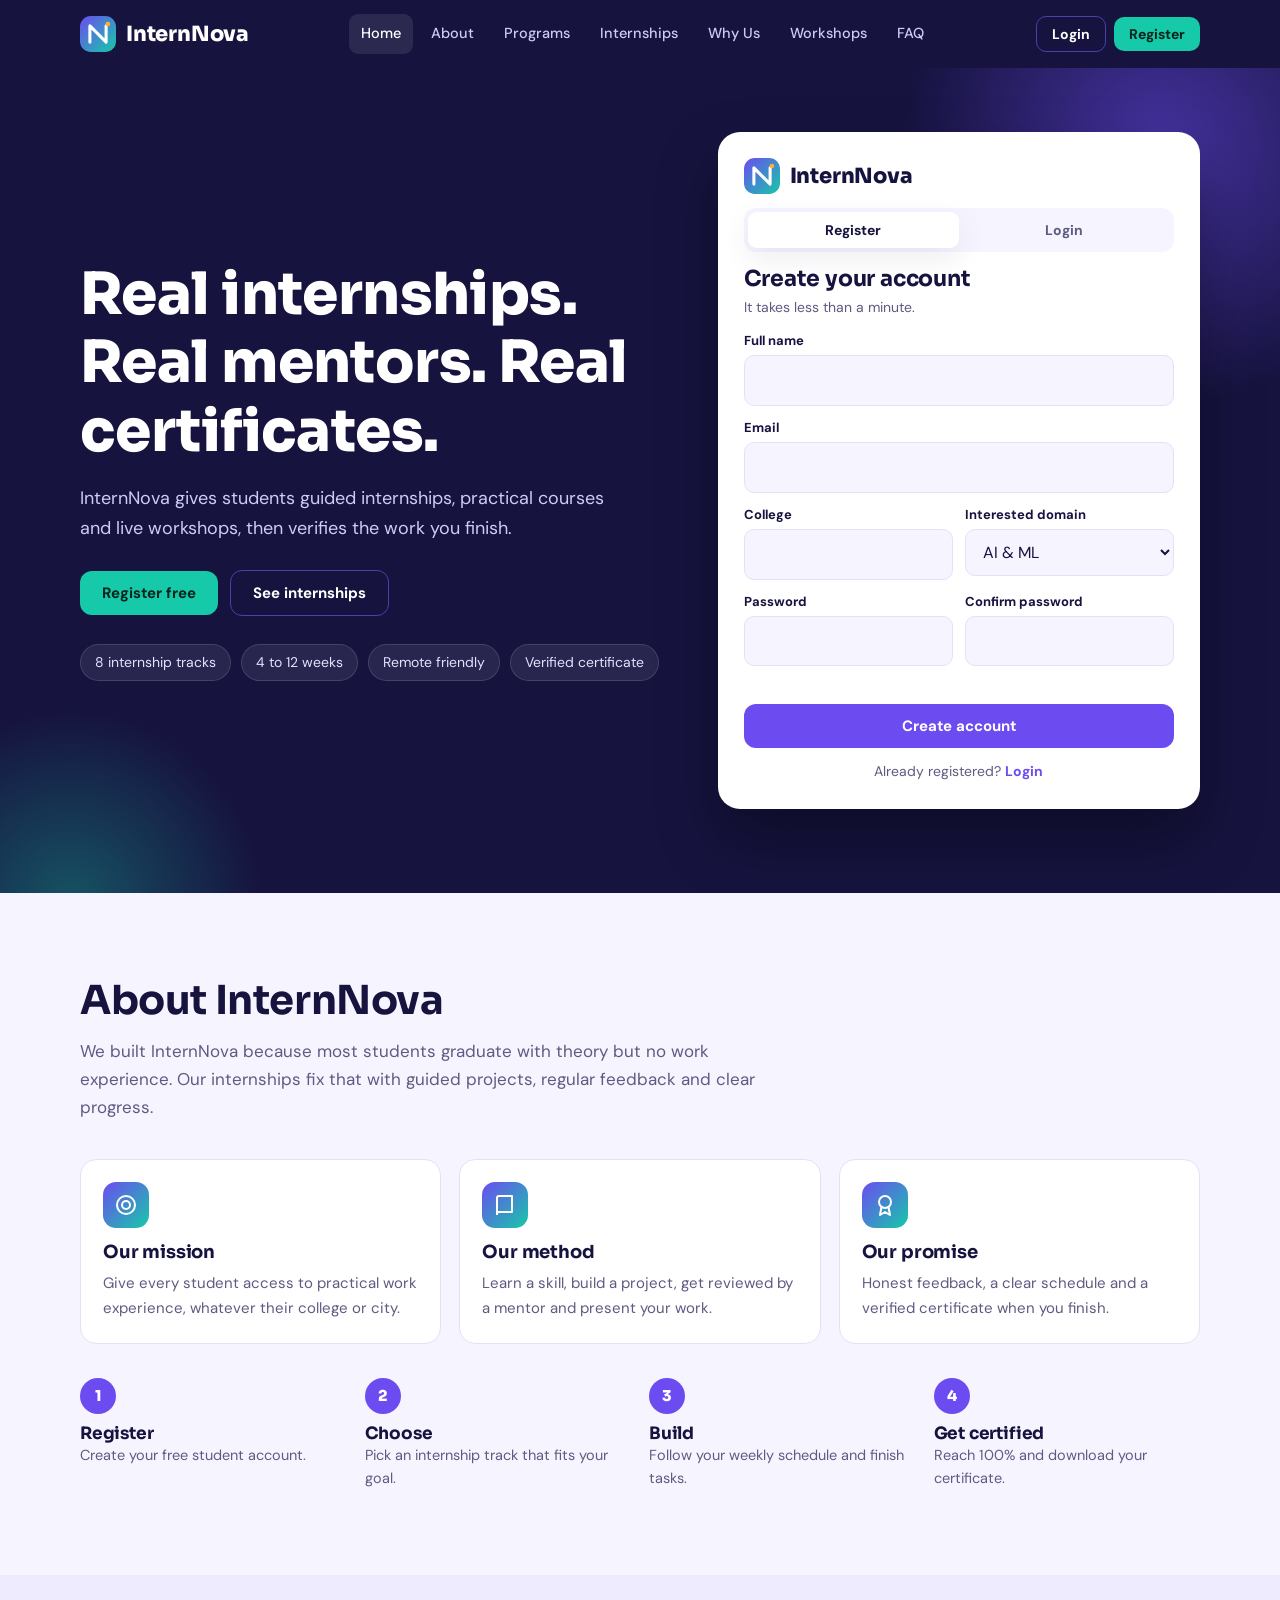
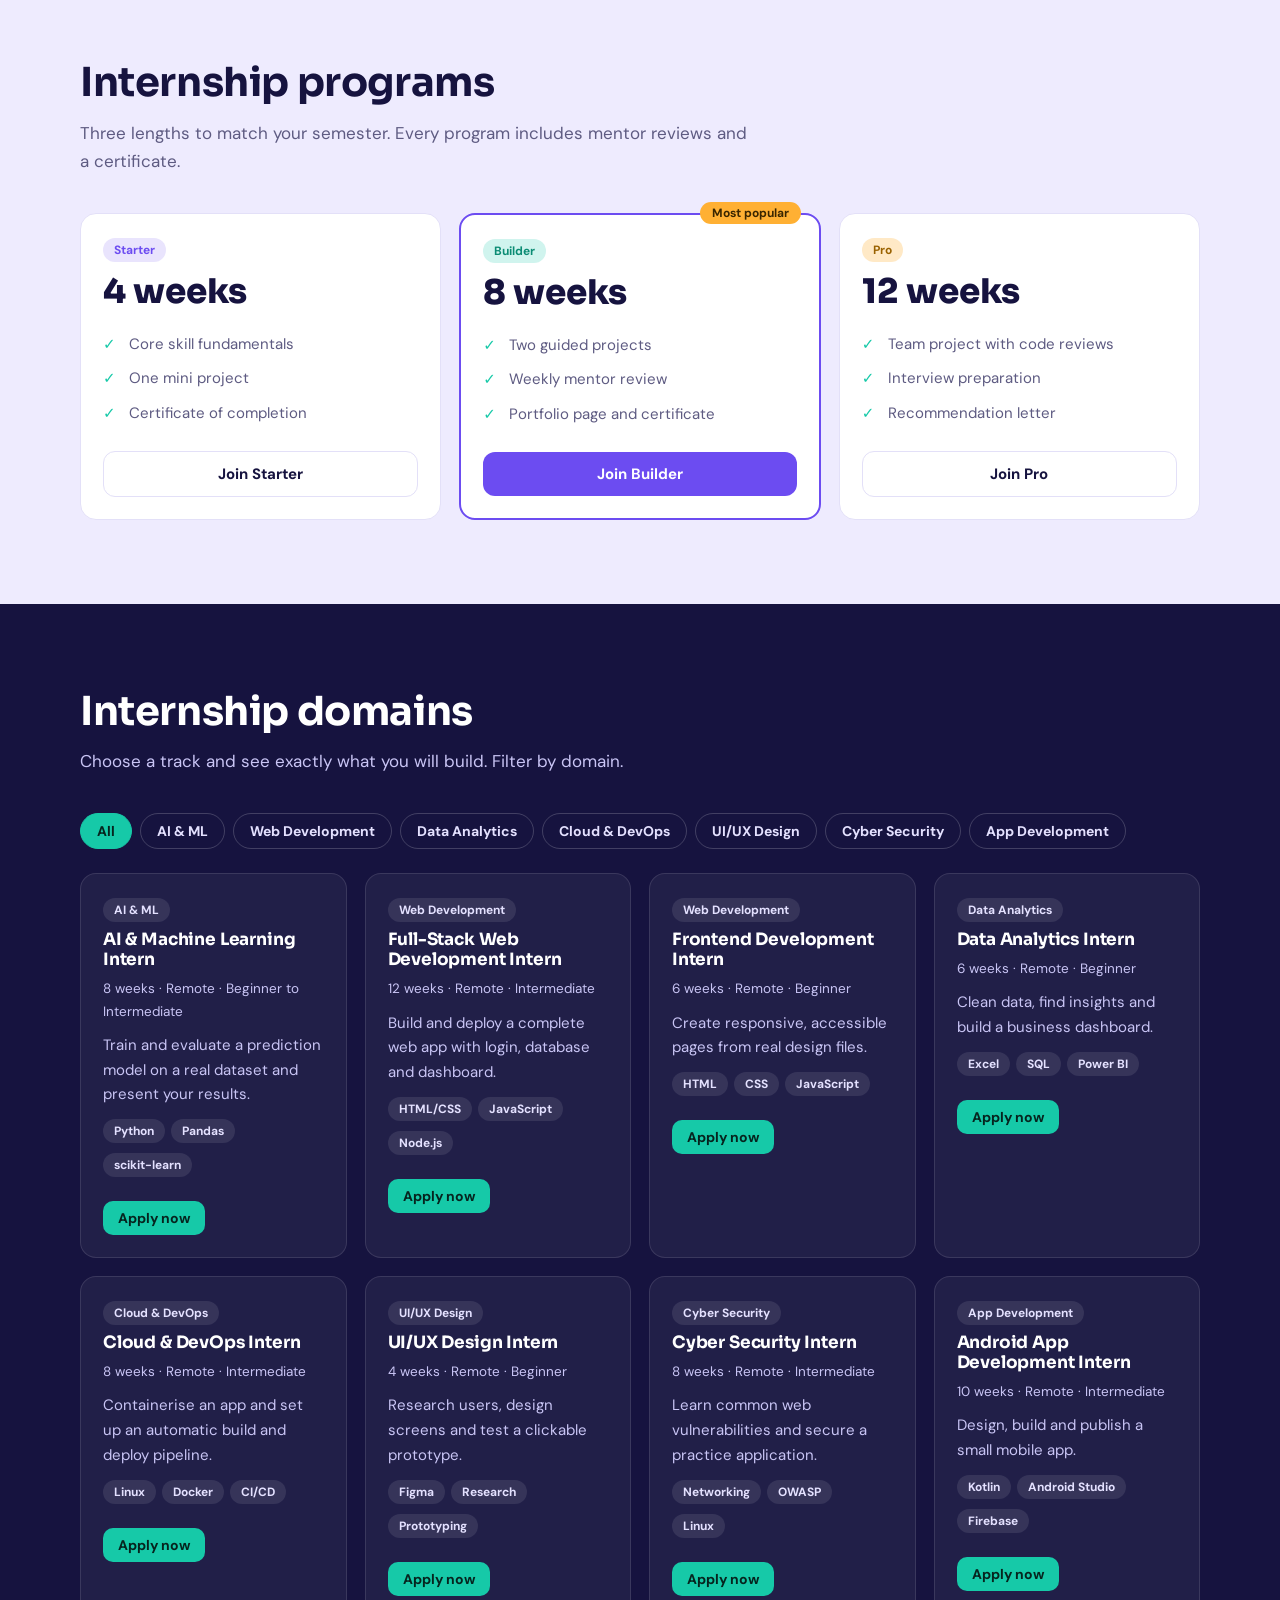
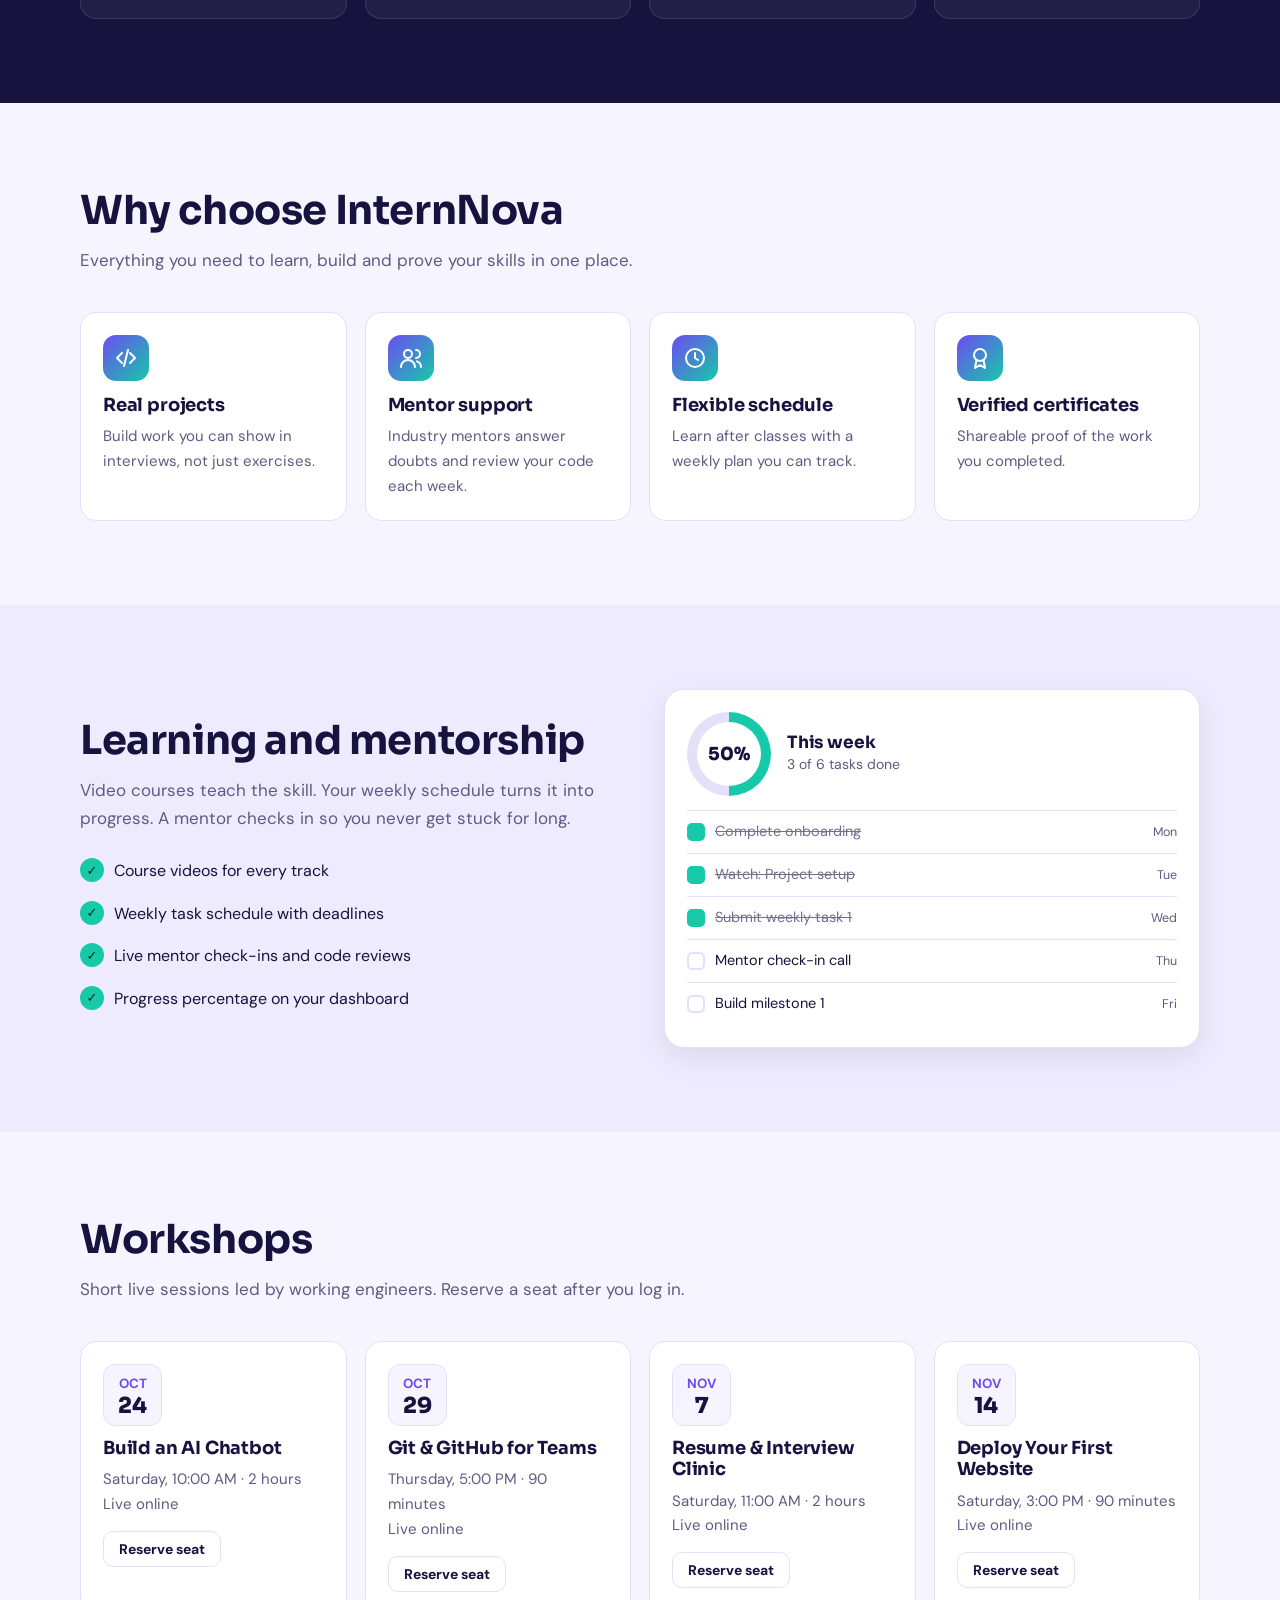
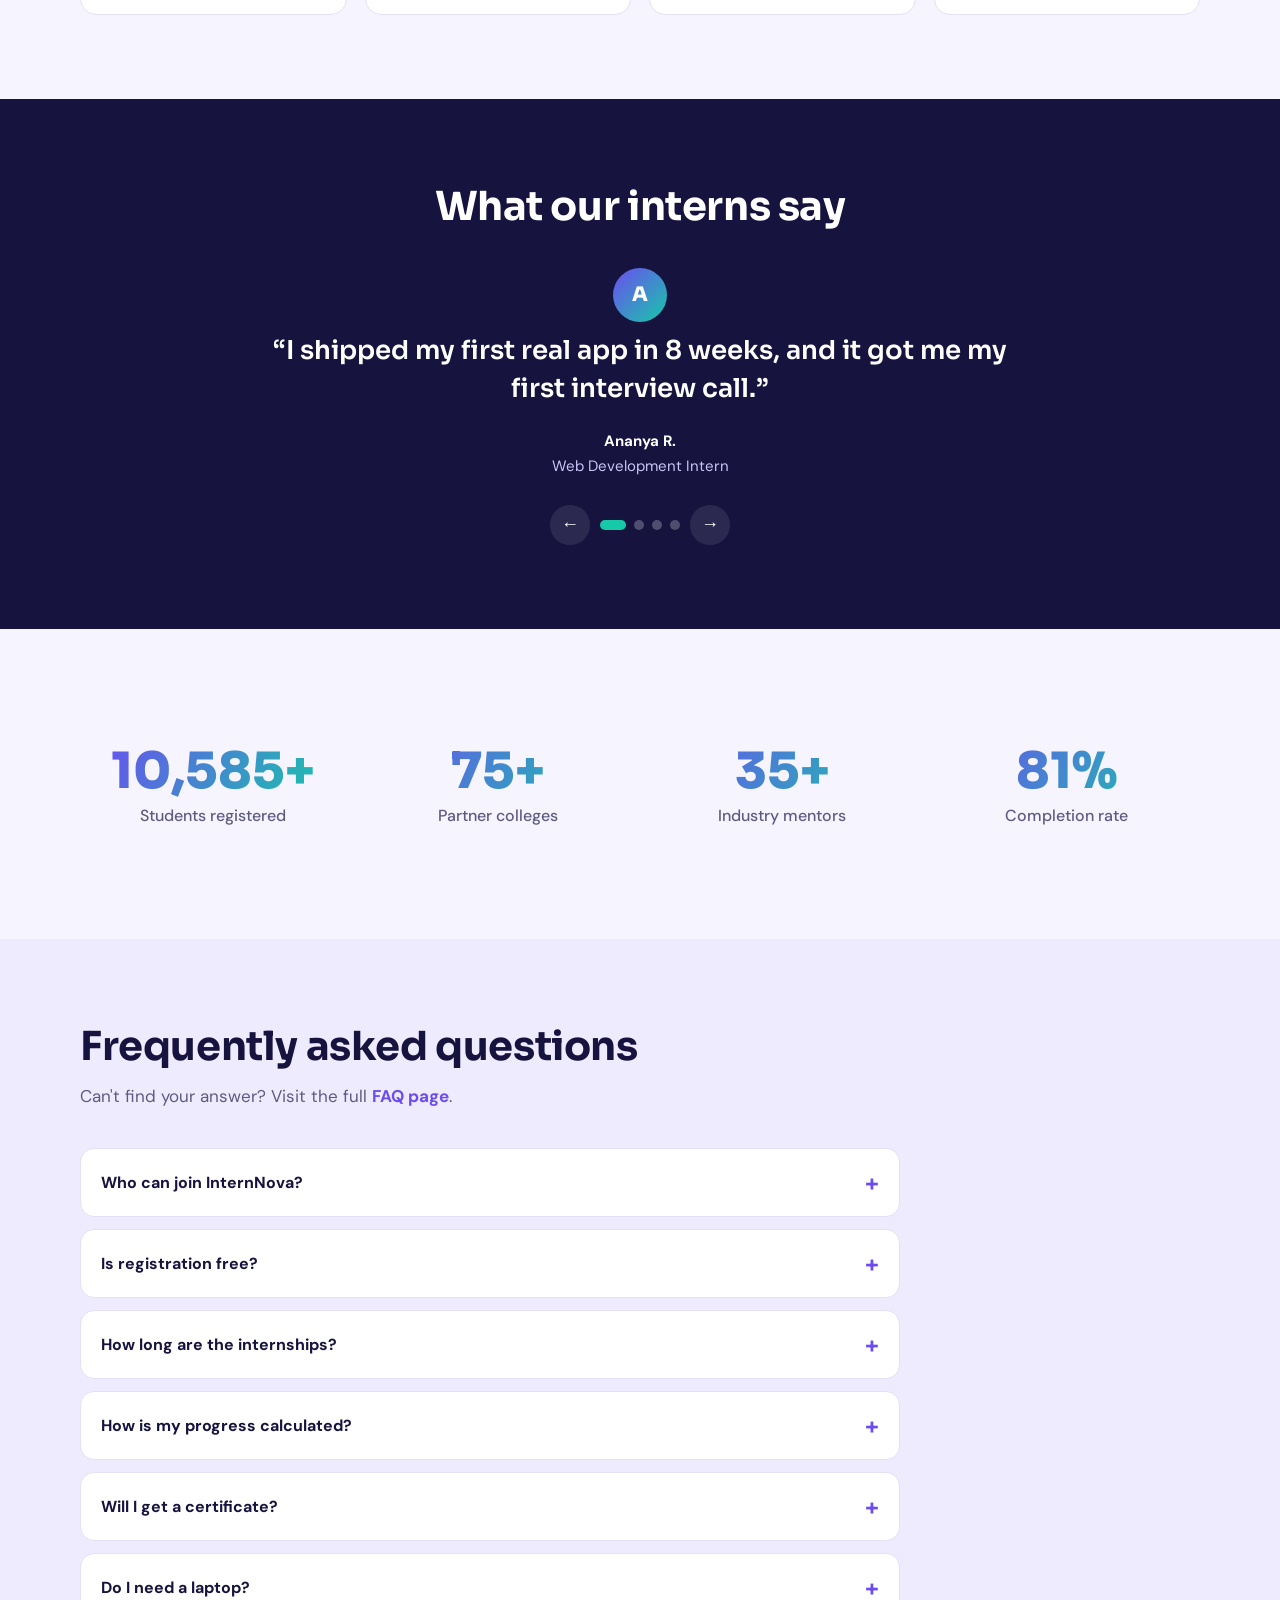
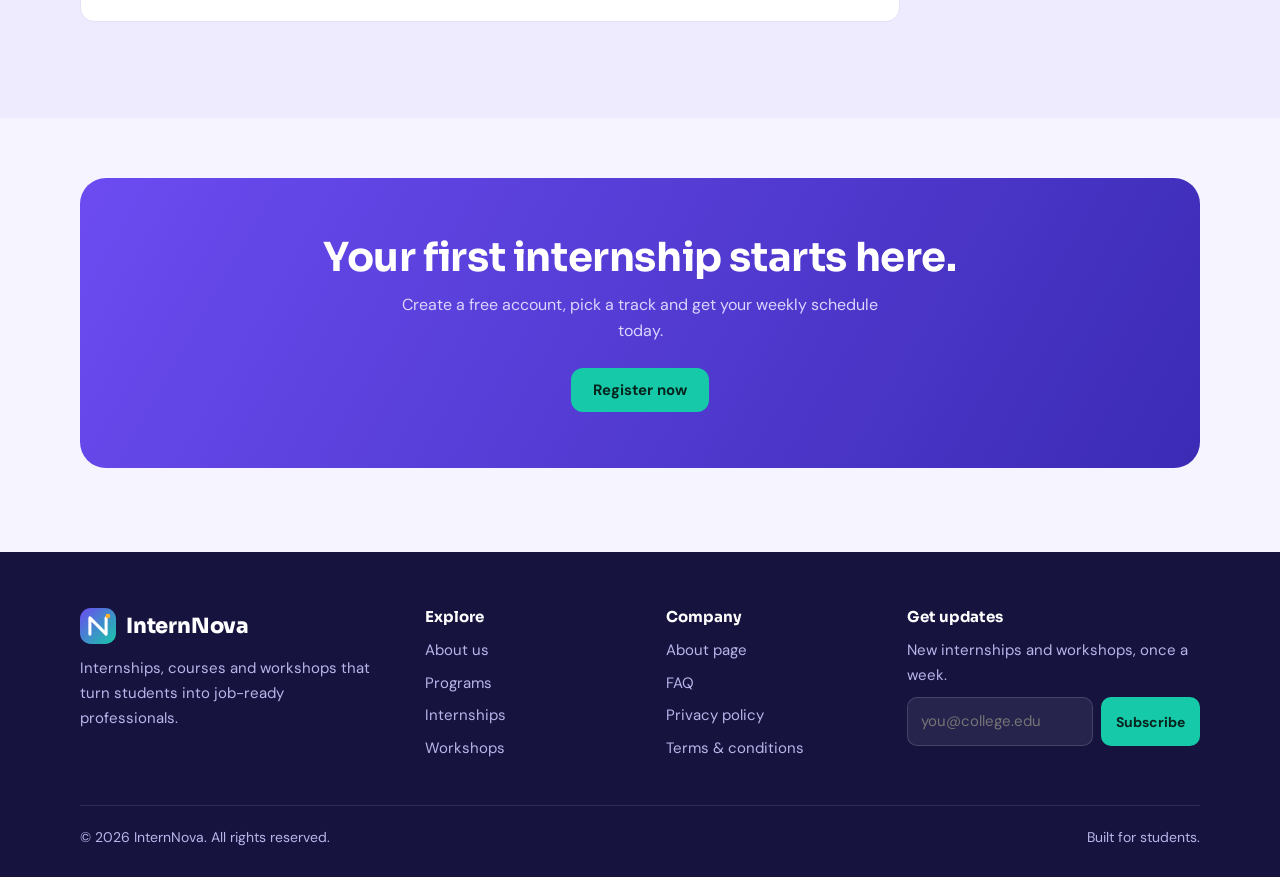
<file: internnova/index.html>
<!DOCTYPE html>
<html lang="en">
<head>
<meta charset="utf-8">
<meta name="viewport" content="width=device-width, initial-scale=1">
<title>InternNova – Internships, Courses & Workshops for Students</title>
<meta name="description" content="InternNova helps students get real internships, learn with mentors, join workshops and earn verified certificates.">
<link rel="preconnect" href="https://fonts.googleapis.com"><link rel="preconnect" href="https://fonts.gstatic.com" crossorigin>
<link href="https://fonts.googleapis.com/css2?family=DM+Sans:wght@400;500;700&family=Sora:wght@600;700;800&display=swap" rel="stylesheet">
<link rel="stylesheet" href="css/style.css">
</head>
<body>
<svg width="0" height="0" style="position:absolute" aria-hidden="true"><defs>
<linearGradient id="lgG" x1="0" y1="0" x2="1" y2="1"><stop offset="0" stop-color="#6C4CF1"/><stop offset="1" stop-color="#16C9A8"/></linearGradient>
<symbol id="logo" viewBox="0 0 40 40"><rect width="40" height="40" rx="12" fill="url(#lgG)"/><path d="M11 29V11l18 18V11" fill="none" stroke="#fff" stroke-width="3.4" stroke-linecap="round" stroke-linejoin="round"/><circle cx="31" cy="9" r="2.6" fill="#FFB033"/></symbol>
<symbol id="i-target" viewBox="0 0 24 24"><g fill="none" stroke="currentColor" stroke-width="2" stroke-linecap="round"><circle cx="12" cy="12" r="9"/><circle cx="12" cy="12" r="4"/></g></symbol>
<symbol id="i-book" viewBox="0 0 24 24"><g fill="none" stroke="currentColor" stroke-width="2" stroke-linecap="round" stroke-linejoin="round"><path d="M4 5a2 2 0 0 1 2-2h13v16H6a2 2 0 0 0-2 2z"/><path d="M4 21V5"/></g></symbol>
<symbol id="i-users" viewBox="0 0 24 24"><g fill="none" stroke="currentColor" stroke-width="2" stroke-linecap="round"><circle cx="9" cy="8" r="4"/><path d="M2 21a7 7 0 0 1 14 0M17 4a4 4 0 0 1 0 8M22 21a6 6 0 0 0-4-5.6"/></g></symbol>
<symbol id="i-award" viewBox="0 0 24 24"><g fill="none" stroke="currentColor" stroke-width="2" stroke-linecap="round" stroke-linejoin="round"><circle cx="12" cy="9" r="6"/><path d="M8.5 14 7 22l5-3 5 3-1.5-8"/></g></symbol>
<symbol id="i-clock" viewBox="0 0 24 24"><g fill="none" stroke="currentColor" stroke-width="2" stroke-linecap="round"><circle cx="12" cy="12" r="9"/><path d="M12 7v5l3 2"/></g></symbol>
<symbol id="i-code" viewBox="0 0 24 24"><g fill="none" stroke="currentColor" stroke-width="2" stroke-linecap="round" stroke-linejoin="round"><path d="m8 7-5 5 5 5M16 7l5 5-5 5M14 4l-4 16"/></g></symbol>
</defs></svg>

<!-- 1. NAVIGATION BAR -->
<header class="nav">
  <div class="wrap">
    <a class="brand" href="#home" aria-label="InternNova home"><svg><use href="#logo"/></svg>InternNova</a>
    <nav class="links" id="links" aria-label="Main">
      <a href="#home">Home</a><a href="#about">About</a><a href="#programs">Programs</a><a href="#domains">Internships</a><a href="#why">Why Us</a><a href="#workshops">Workshops</a><a href="#faq">FAQ</a>
    </nav>
    <div class="acts" id="navActs">
      <button class="btn ghost sm" style="color:#fff;border-color:#4A42A8" data-auth="login">Login</button>
      <button class="btn mint sm" data-auth="register">Register</button>
      <button class="burger" id="burger" aria-label="Open menu" aria-expanded="false"><svg viewBox="0 0 24 24" fill="none" stroke="currentColor" stroke-width="2.2" stroke-linecap="round"><path d="M4 7h16M4 12h16M4 17h16"/></svg></button>
    </div>
  </div>
</header>

<main>
<!-- 2. HERO + REGISTER / LOGIN -->
<section class="hero" id="home">
  <div class="wrap">
    <div>
      <h1>Real internships. Real mentors. Real certificates.</h1>
      <p class="lead">InternNova gives students guided internships, practical courses and live workshops, then verifies the work you finish.</p>
      <div class="row">
        <button class="btn mint" data-auth="register">Register free</button>
        <a class="btn ghost" style="color:#fff;border-color:#4A42A8" href="#domains">See internships</a>
      </div>
      <div class="pills"><span>8 internship tracks</span><span>4 to 12 weeks</span><span>Remote friendly</span><span>Verified certificate</span></div>
    </div>

    <div class="auth" id="authCard">
      <div class="brand"><svg><use href="#logo"/></svg>InternNova</div>
      <div id="authIn">
        <div class="seg" role="tablist"><button id="tabReg" role="tab" class="on">Register</button><button id="tabLog" role="tab">Login</button></div>

        <form id="regForm" novalidate>
          <h2>Create your account</h2><p class="hint">It takes less than a minute.</p>
          <label for="rName">Full name</label><input id="rName" autocomplete="name" required>
          <label for="rEmail">Email</label><input id="rEmail" type="email" autocomplete="email" required>
          <div class="two"><div><label for="rCollege">College</label><input id="rCollege" required></div>
          <div><label for="rDomain">Interested domain</label><select id="rDomain"></select></div></div>
          <div class="two"><div><label for="rPass">Password</label><input id="rPass" type="password" autocomplete="new-password" minlength="6" required></div>
          <div><label for="rConf">Confirm password</label><input id="rConf" type="password" autocomplete="new-password" required></div></div>
          <div class="msg" id="rMsg" role="alert"></div>
          <button class="btn block" type="submit">Create account</button>
          <p class="sw">Already registered? <button type="button" class="link" data-auth="login">Login</button></p>
        </form>

        <form id="logForm" novalidate hidden>
          <h2>Welcome back</h2><p class="hint" id="lHint">Login to open your dashboard.</p>
          <label for="lEmail">Email</label><input id="lEmail" type="email" autocomplete="email" required>
          <label for="lPass">Password</label><input id="lPass" type="password" autocomplete="current-password" required>
          <div class="msg" id="lMsg" role="alert"></div>
          <button class="btn block" type="submit">Login</button>
          <p class="sw">New to InternNova? <button type="button" class="link" data-auth="register">Register</button></p>
        </form>
      </div>
      <div id="authDone" hidden>
        <h2 id="doneName">Welcome</h2><p class="hint">You are logged in. Continue to your dashboard to see your tasks and progress.</p>
        <div class="row" style="margin-top:16px"><a class="btn" href="dashboard.html">Open dashboard</a><button class="btn ghost" id="doneOut">Logout</button></div>
      </div>
    </div>
  </div>
</section>

<!-- 3. ABOUT -->
<section class="s" id="about">
  <div class="wrap">
    <div class="sh rv"><h2>About InternNova</h2><p>We built InternNova because most students graduate with theory but no work experience. Our internships fix that with guided projects, regular feedback and clear progress.</p></div>
    <div class="grid g3">
      <div class="card rv"><div class="ico"><svg><use href="#i-target"/></svg></div><h3>Our mission</h3><p>Give every student access to practical work experience, whatever their college or city.</p></div>
      <div class="card rv"><div class="ico"><svg><use href="#i-book"/></svg></div><h3>Our method</h3><p>Learn a skill, build a project, get reviewed by a mentor and present your work.</p></div>
      <div class="card rv"><div class="ico"><svg><use href="#i-award"/></svg></div><h3>Our promise</h3><p>Honest feedback, a clear schedule and a verified certificate when you finish.</p></div>
    </div>
    <div class="steps rv">
      <div><h4>Register</h4><p>Create your free student account.</p></div>
      <div><h4>Choose</h4><p>Pick an internship track that fits your goal.</p></div>
      <div><h4>Build</h4><p>Follow your weekly schedule and finish tasks.</p></div>
      <div><h4>Get certified</h4><p>Reach 100% and download your certificate.</p></div>
    </div>
  </div>
</section>

<!-- 4. INTERNSHIP PROGRAMS -->
<section class="s alt" id="programs">
  <div class="wrap">
    <div class="sh rv"><h2>Internship programs</h2><p>Three lengths to match your semester. Every program includes mentor reviews and a certificate.</p></div>
    <div class="grid g3">
      <div class="card plan rv"><span class="chip">Starter</span><div class="wk">4 weeks</div><ul><li>Core skill fundamentals</li><li>One mini project</li><li>Certificate of completion</li></ul><button class="btn ghost block" data-auth="register" data-plan="Starter">Join Starter</button></div>
      <div class="card plan pop rv"><span class="chip m">Builder</span><div class="wk">8 weeks</div><ul><li>Two guided projects</li><li>Weekly mentor review</li><li>Portfolio page and certificate</li></ul><button class="btn block" data-auth="register" data-plan="Builder">Join Builder</button></div>
      <div class="card plan rv"><span class="chip a">Pro</span><div class="wk">12 weeks</div><ul><li>Team project with code reviews</li><li>Interview preparation</li><li>Recommendation letter</li></ul><button class="btn ghost block" data-auth="register" data-plan="Pro">Join Pro</button></div>
    </div>
  </div>
</section>

<!-- 5. INTERNSHIP DOMAINS -->
<section class="s dark" id="domains">
  <div class="wrap">
    <div class="sh rv"><h2>Internship domains</h2><p>Choose a track and see exactly what you will build. Filter by domain.</p></div>
    <div class="filters" id="filters" role="group" aria-label="Filter internships"></div>
    <div class="grid g4" id="internGrid"></div>
  </div>
</section>

<!-- 6. WHY CHOOSE -->
<section class="s" id="why">
  <div class="wrap">
    <div class="sh rv"><h2>Why choose InternNova</h2><p>Everything you need to learn, build and prove your skills in one place.</p></div>
    <div class="grid g4">
      <div class="card rv"><div class="ico"><svg><use href="#i-code"/></svg></div><h3>Real projects</h3><p>Build work you can show in interviews, not just exercises.</p></div>
      <div class="card rv"><div class="ico"><svg><use href="#i-users"/></svg></div><h3>Mentor support</h3><p>Industry mentors answer doubts and review your code each week.</p></div>
      <div class="card rv"><div class="ico"><svg><use href="#i-clock"/></svg></div><h3>Flexible schedule</h3><p>Learn after classes with a weekly plan you can track.</p></div>
      <div class="card rv"><div class="ico"><svg><use href="#i-award"/></svg></div><h3>Verified certificates</h3><p>Shareable proof of the work you completed.</p></div>
    </div>
  </div>
</section>

<!-- 7. LEARNING & MENTORSHIP -->
<section class="s alt" id="learning">
  <div class="wrap split">
    <div class="rv">
      <div class="sh" style="margin-bottom:0"><h2>Learning and mentorship</h2><p>Video courses teach the skill. Your weekly schedule turns it into progress. A mentor checks in so you never get stuck for long.</p></div>
      <ul class="ticks"><li>Course videos for every track</li><li>Weekly task schedule with deadlines</li><li>Live mentor check-ins and code reviews</li><li>Progress percentage on your dashboard</li></ul>
    </div>
    <div class="mock rv" aria-label="Example of the progress dashboard">
      <div class="top"><div class="ring" style="--p:50"><div>50%</div></div><div><h3 style="font-size:17px">This week</h3><p style="color:var(--mute);font-size:14px">3 of 6 tasks done</p></div></div>
      <div class="t d"><i></i><span>Complete onboarding</span><em>Mon</em></div>
      <div class="t d"><i></i><span>Watch: Project setup</span><em>Tue</em></div>
      <div class="t d"><i></i><span>Submit weekly task 1</span><em>Wed</em></div>
      <div class="t"><i></i><span>Mentor check-in call</span><em>Thu</em></div>
      <div class="t"><i></i><span>Build milestone 1</span><em>Fri</em></div>
    </div>
  </div>
</section>

<!-- 8. WORKSHOPS -->
<section class="s" id="workshops">
  <div class="wrap">
    <div class="sh rv"><h2>Workshops</h2><p>Short live sessions led by working engineers. Reserve a seat after you log in.</p></div>
    <div class="grid g4" id="wsGrid"></div>
  </div>
</section>

<!-- 9. TESTIMONIALS -->
<section class="s dark" id="stories">
  <div class="wrap">
    <div class="sh rv" style="text-align:center;margin-inline:auto"><h2>What our interns say</h2></div>
    <div class="slider" id="slider"><div class="track" id="track"></div></div>
    <div class="ctl"><button id="prev" aria-label="Previous story">&#8592;</button><div class="dots" id="dots"></div><button id="next" aria-label="Next story">&#8594;</button></div>
  </div>
</section>

<!-- 10. STATS -->
<section class="s" id="stats">
  <div class="wrap"><div class="stats">
    <div class="stat"><b data-n="12000" data-s="+">0</b><span>Students registered</span></div>
    <div class="stat"><b data-n="85" data-s="+">0</b><span>Partner colleges</span></div>
    <div class="stat"><b data-n="40" data-s="+">0</b><span>Industry mentors</span></div>
    <div class="stat"><b data-n="92" data-s="%">0</b><span>Completion rate</span></div>
  </div></div>
</section>

<!-- 11. FAQ -->
<section class="s alt" id="faq">
  <div class="wrap">
    <div class="sh rv"><h2>Frequently asked questions</h2><p>Can't find your answer? Visit the full <a href="faq.html" style="color:var(--vio);font-weight:700">FAQ page</a>.</p></div>
    <div class="faq" id="faqList"></div>
  </div>
</section>

<!-- 12. CALL TO ACTION -->
<section class="s" style="padding-top:60px">
  <div class="wrap"><div class="cta rv"><h2>Your first internship starts here.</h2><p>Create a free account, pick a track and get your weekly schedule today.</p><button class="btn mint" data-auth="register">Register now</button></div></div>
</section>
</main>

<!-- 13. FOOTER -->
<footer class="foot">
  <div class="wrap">
    <div class="cols">
      <div><div class="brand" style="color:#fff"><svg><use href="#logo"/></svg>InternNova</div><p style="margin-top:12px;max-width:290px">Internships, courses and workshops that turn students into job-ready professionals.</p></div>
      <div><h4>Explore</h4><ul><li><a href="#about">About us</a></li><li><a href="#programs">Programs</a></li><li><a href="#domains">Internships</a></li><li><a href="#workshops">Workshops</a></li></ul></div>
      <div><h4>Company</h4><ul><li><a href="about.html">About page</a></li><li><a href="faq.html">FAQ</a></li><li><a href="policy.html">Privacy policy</a></li><li><a href="terms.html">Terms &amp; conditions</a></li></ul></div>
      <div><h4>Get updates</h4><p style="margin-bottom:10px">New internships and workshops, once a week.</p><form id="newsForm"><input id="newsMail" type="email" placeholder="you@college.edu" aria-label="Email for updates" required><button class="btn mint sm" type="submit">Subscribe</button></form></div>
    </div>
    <div class="bar"><span>&copy; 2026 InternNova. All rights reserved.</span><span>Built for students.</span></div>
  </div>
</footer>

<script src="js/data.js"></script>
<script src="js/auth.js"></script>
<script src="js/main.js"></script>
</body>
</html>
</file>
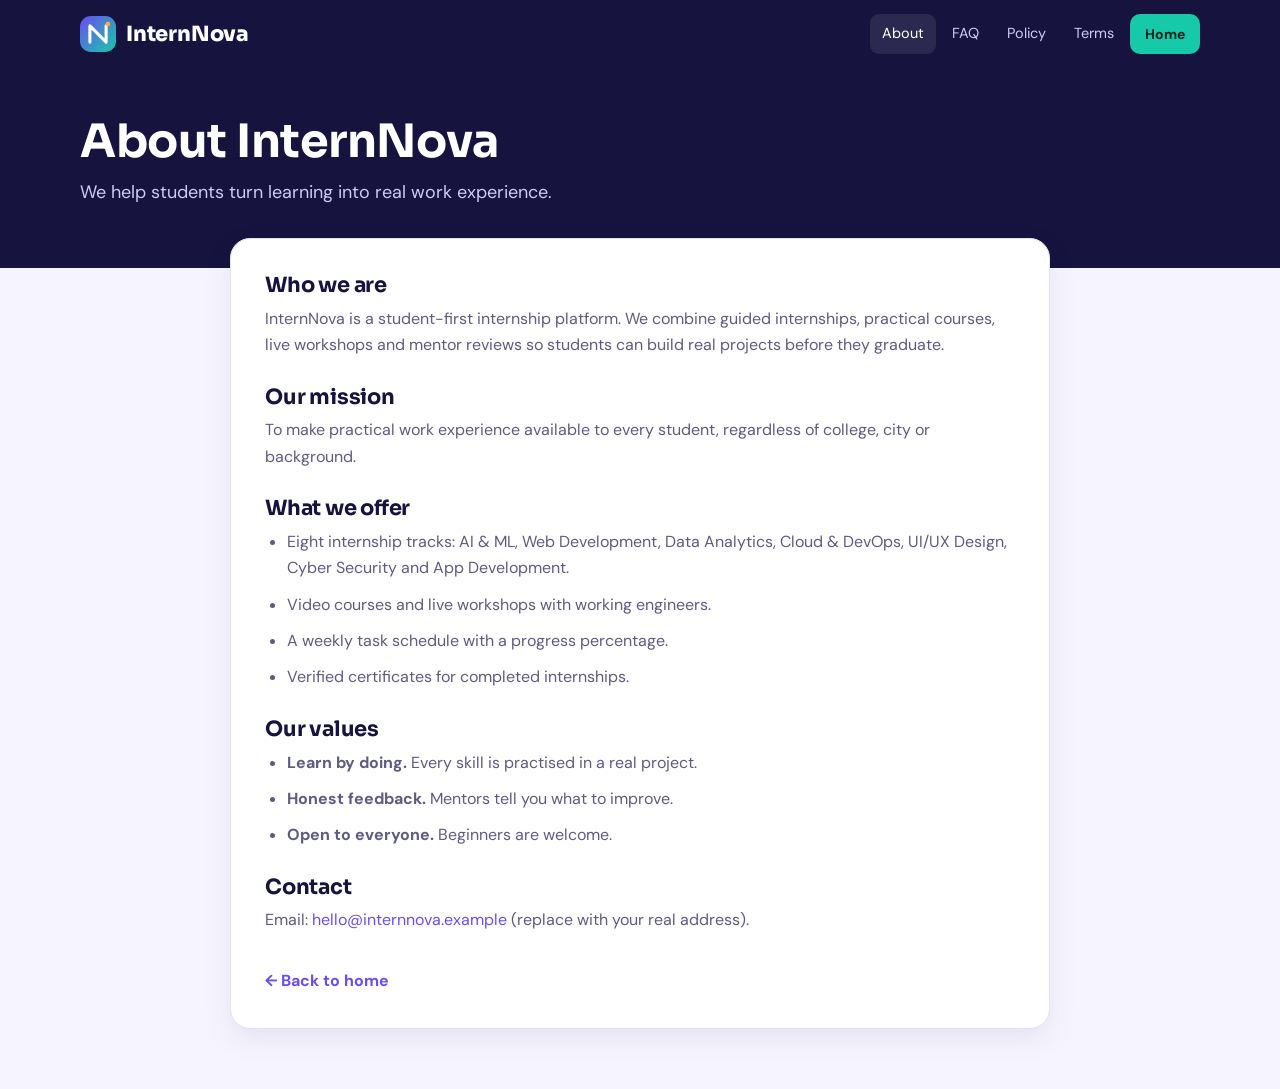
<file: internnova/about.html>
<!DOCTYPE html>
<html lang="en">
<head>
<meta charset="utf-8">
<meta name="viewport" content="width=device-width, initial-scale=1">
<title>About InternNova – InternNova</title>
<link rel="preconnect" href="https://fonts.googleapis.com"><link rel="preconnect" href="https://fonts.gstatic.com" crossorigin>
<link href="https://fonts.googleapis.com/css2?family=DM+Sans:wght@400;500;700&family=Sora:wght@600;700;800&display=swap" rel="stylesheet">
<link rel="stylesheet" href="css/style.css">
<link rel="stylesheet" href="css/pages.css">
</head>
<body>
<svg width="0" height="0" style="position:absolute" aria-hidden="true"><defs><linearGradient id="lgG" x1="0" y1="0" x2="1" y2="1"><stop offset="0" stop-color="#6C4CF1"/><stop offset="1" stop-color="#16C9A8"/></linearGradient><symbol id="logo" viewBox="0 0 40 40"><rect width="40" height="40" rx="12" fill="url(#lgG)"/><path d="M11 29V11l18 18V11" fill="none" stroke="#fff" stroke-width="3.4" stroke-linecap="round" stroke-linejoin="round"/><circle cx="31" cy="9" r="2.6" fill="#FFB033"/></symbol></defs></svg>
<header class="ptop"><div class="wrap">
<a class="brand" href="index.html"><svg><use href="#logo"/></svg>InternNova</a>
<nav aria-label="Company pages"><a href="about.html" class="on">About</a><a href="faq.html">FAQ</a><a href="policy.html">Policy</a><a href="terms.html">Terms</a><a class="go btn mint sm" id="goBtn" href="index.html">Home</a></nav>
</div></header>
<section class="phero"><div class="wrap"><h1>About InternNova</h1><p>We help students turn learning into real work experience.</p></div></section>
<main class="doc"><div class="box">
<h2>Who we are</h2>
<p>InternNova is a student-first internship platform. We combine guided internships, practical courses, live workshops and mentor reviews so students can build real projects before they graduate.</p>
<h2>Our mission</h2>
<p>To make practical work experience available to every student, regardless of college, city or background.</p>
<h2>What we offer</h2>
<ul><li>Eight internship tracks: AI &amp; ML, Web Development, Data Analytics, Cloud &amp; DevOps, UI/UX Design, Cyber Security and App Development.</li><li>Video courses and live workshops with working engineers.</li><li>A weekly task schedule with a progress percentage.</li><li>Verified certificates for completed internships.</li></ul>
<h2>Our values</h2>
<ul><li><b>Learn by doing.</b> Every skill is practised in a real project.</li><li><b>Honest feedback.</b> Mentors tell you what to improve.</li><li><b>Open to everyone.</b> Beginners are welcome.</li></ul>
<h2>Contact</h2>
<p>Email: <a href="mailto:hello@internnova.example" style="color:var(--vio)">hello@internnova.example</a> (replace with your real address).</p>
<a class="back" id="backLink" href="index.html">&larr; Back to home</a>
</div></main>
<script src="js/auth.js"></script>
<script src="js/data.js"></script>
<script src="js/pages.js"></script>
</body>
</html>
</file>
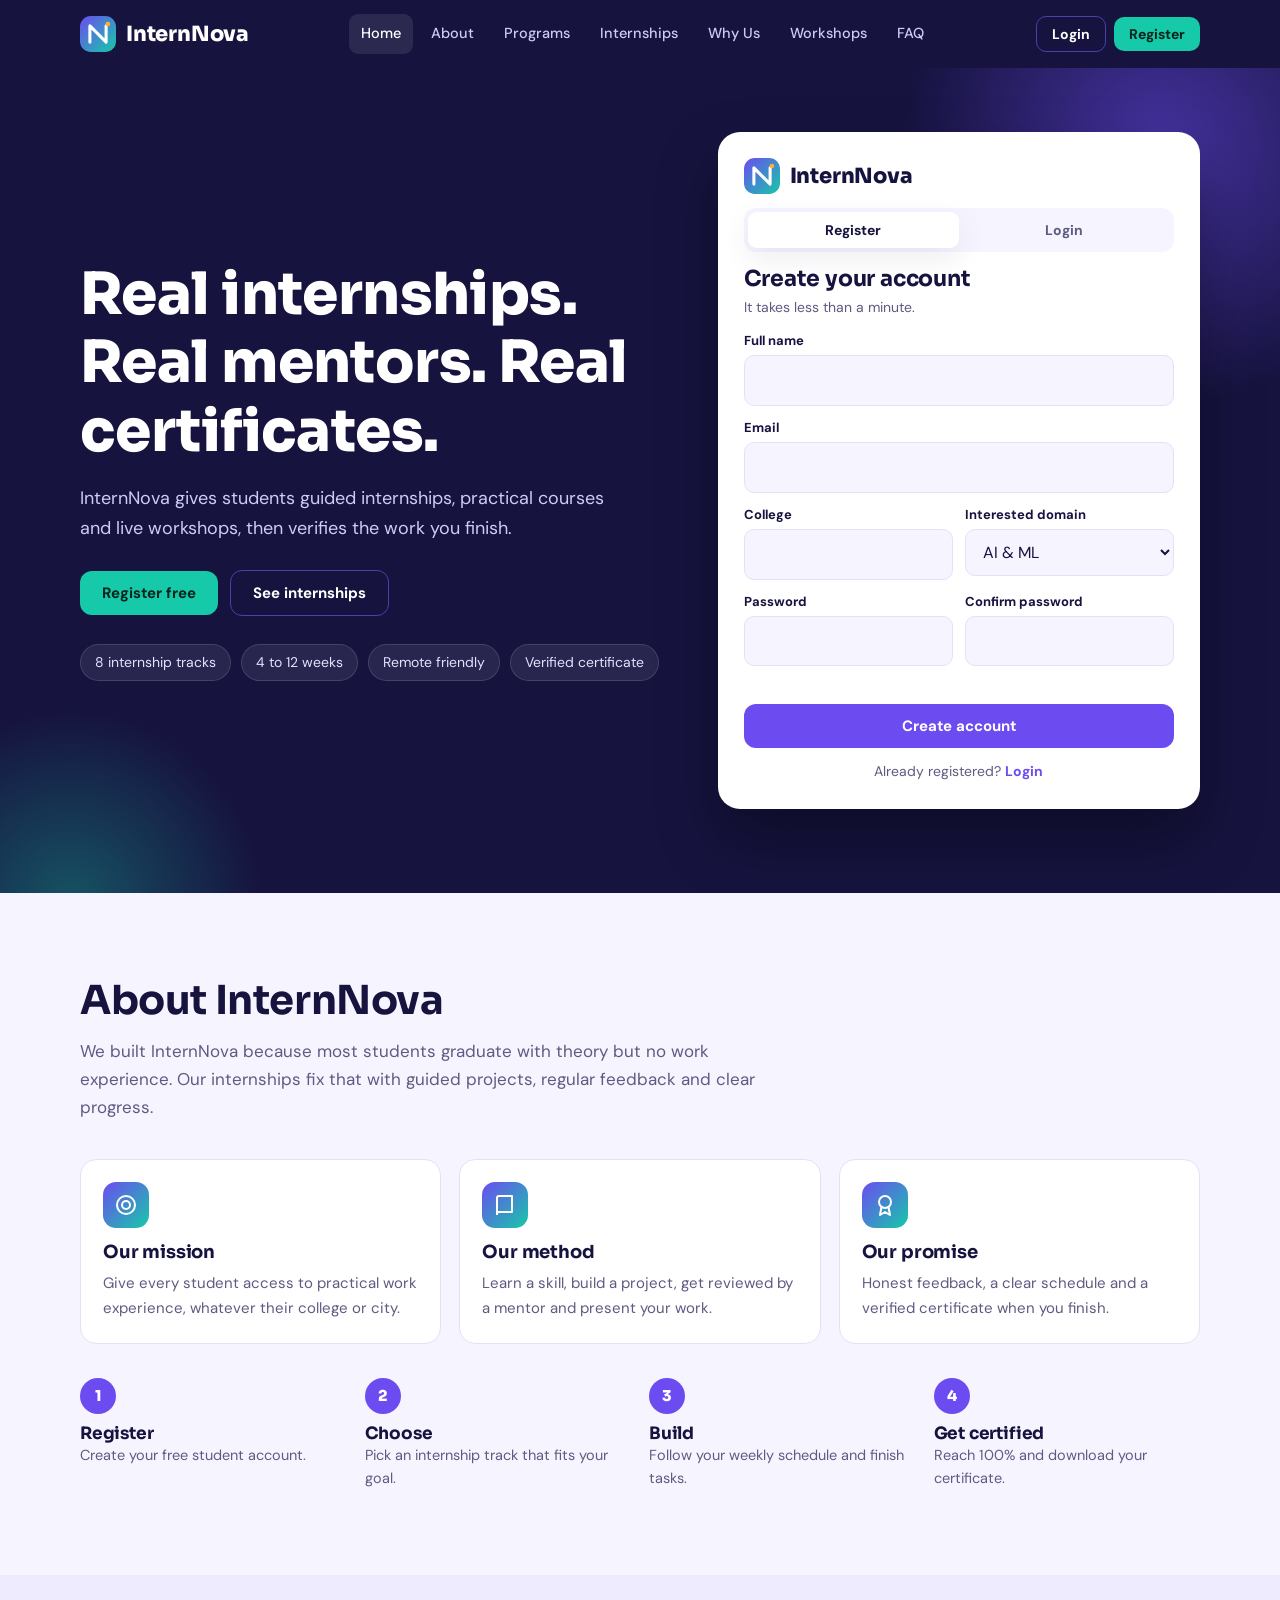
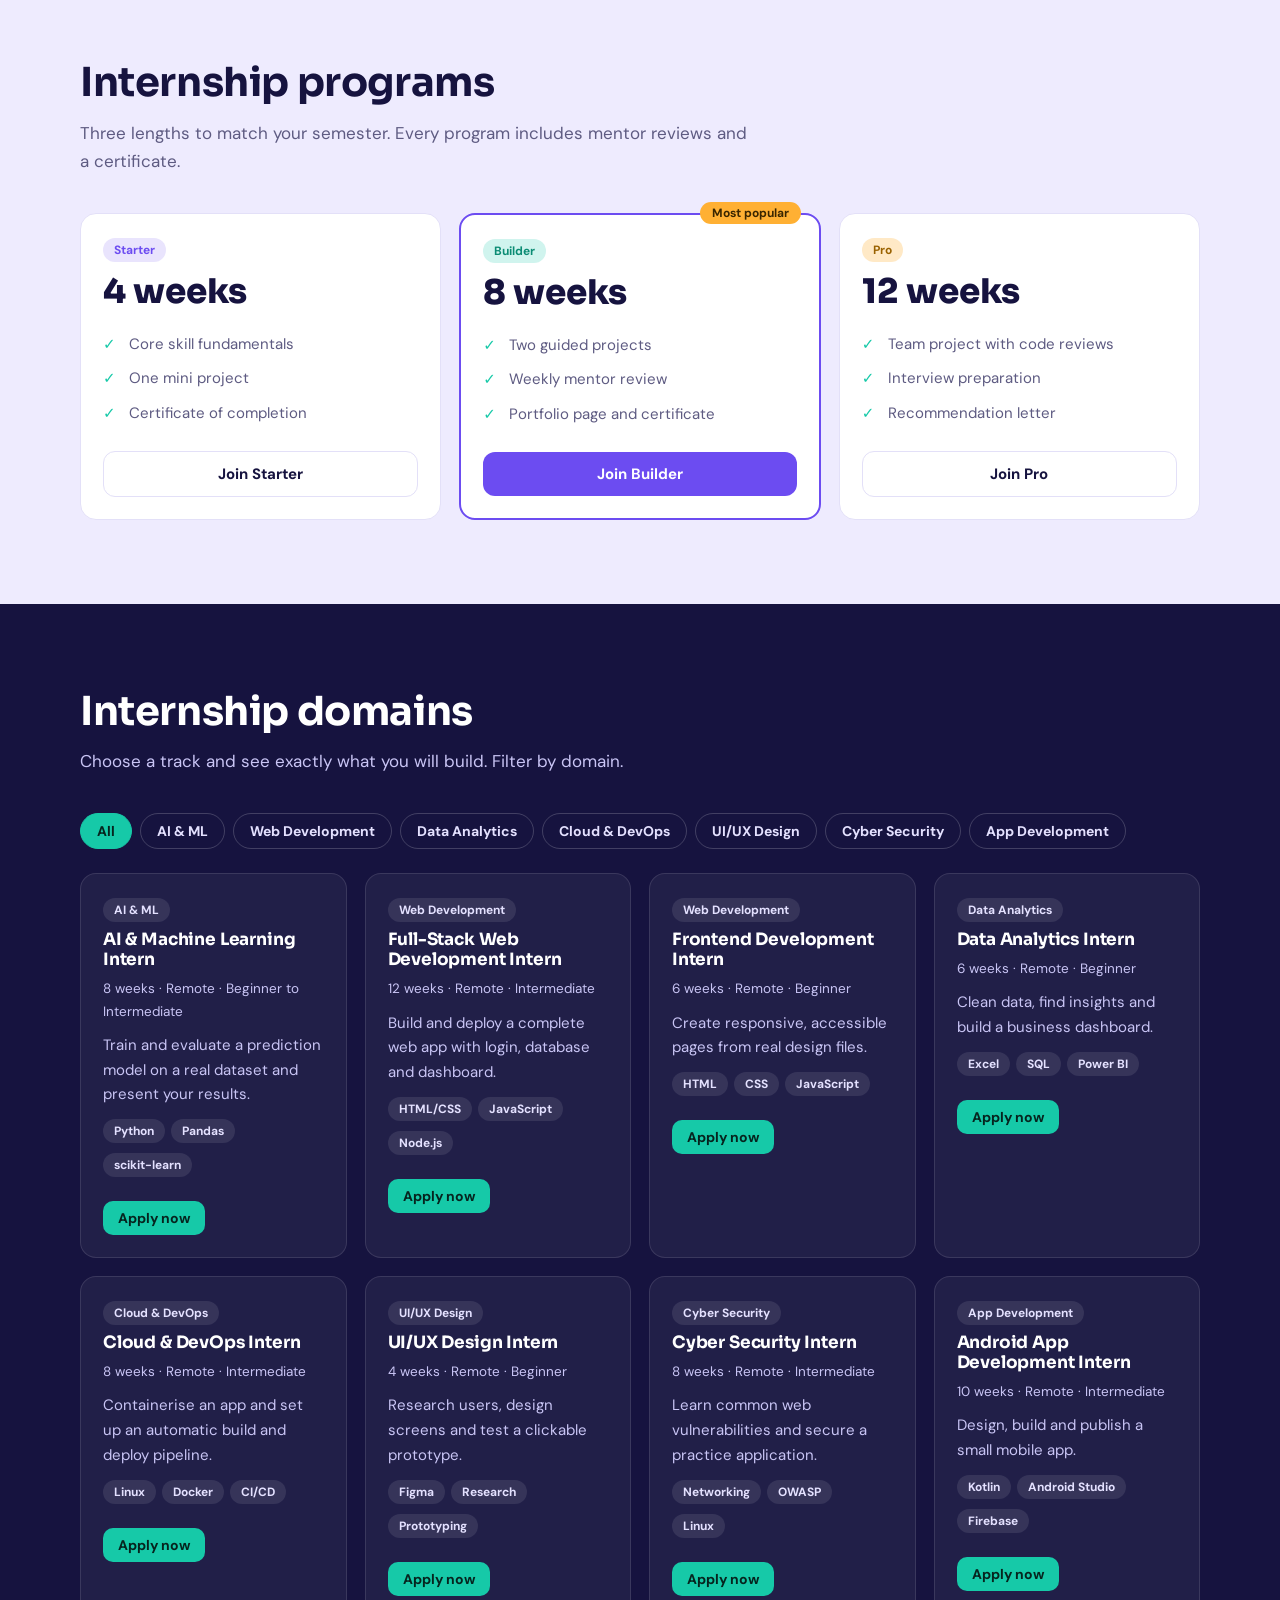
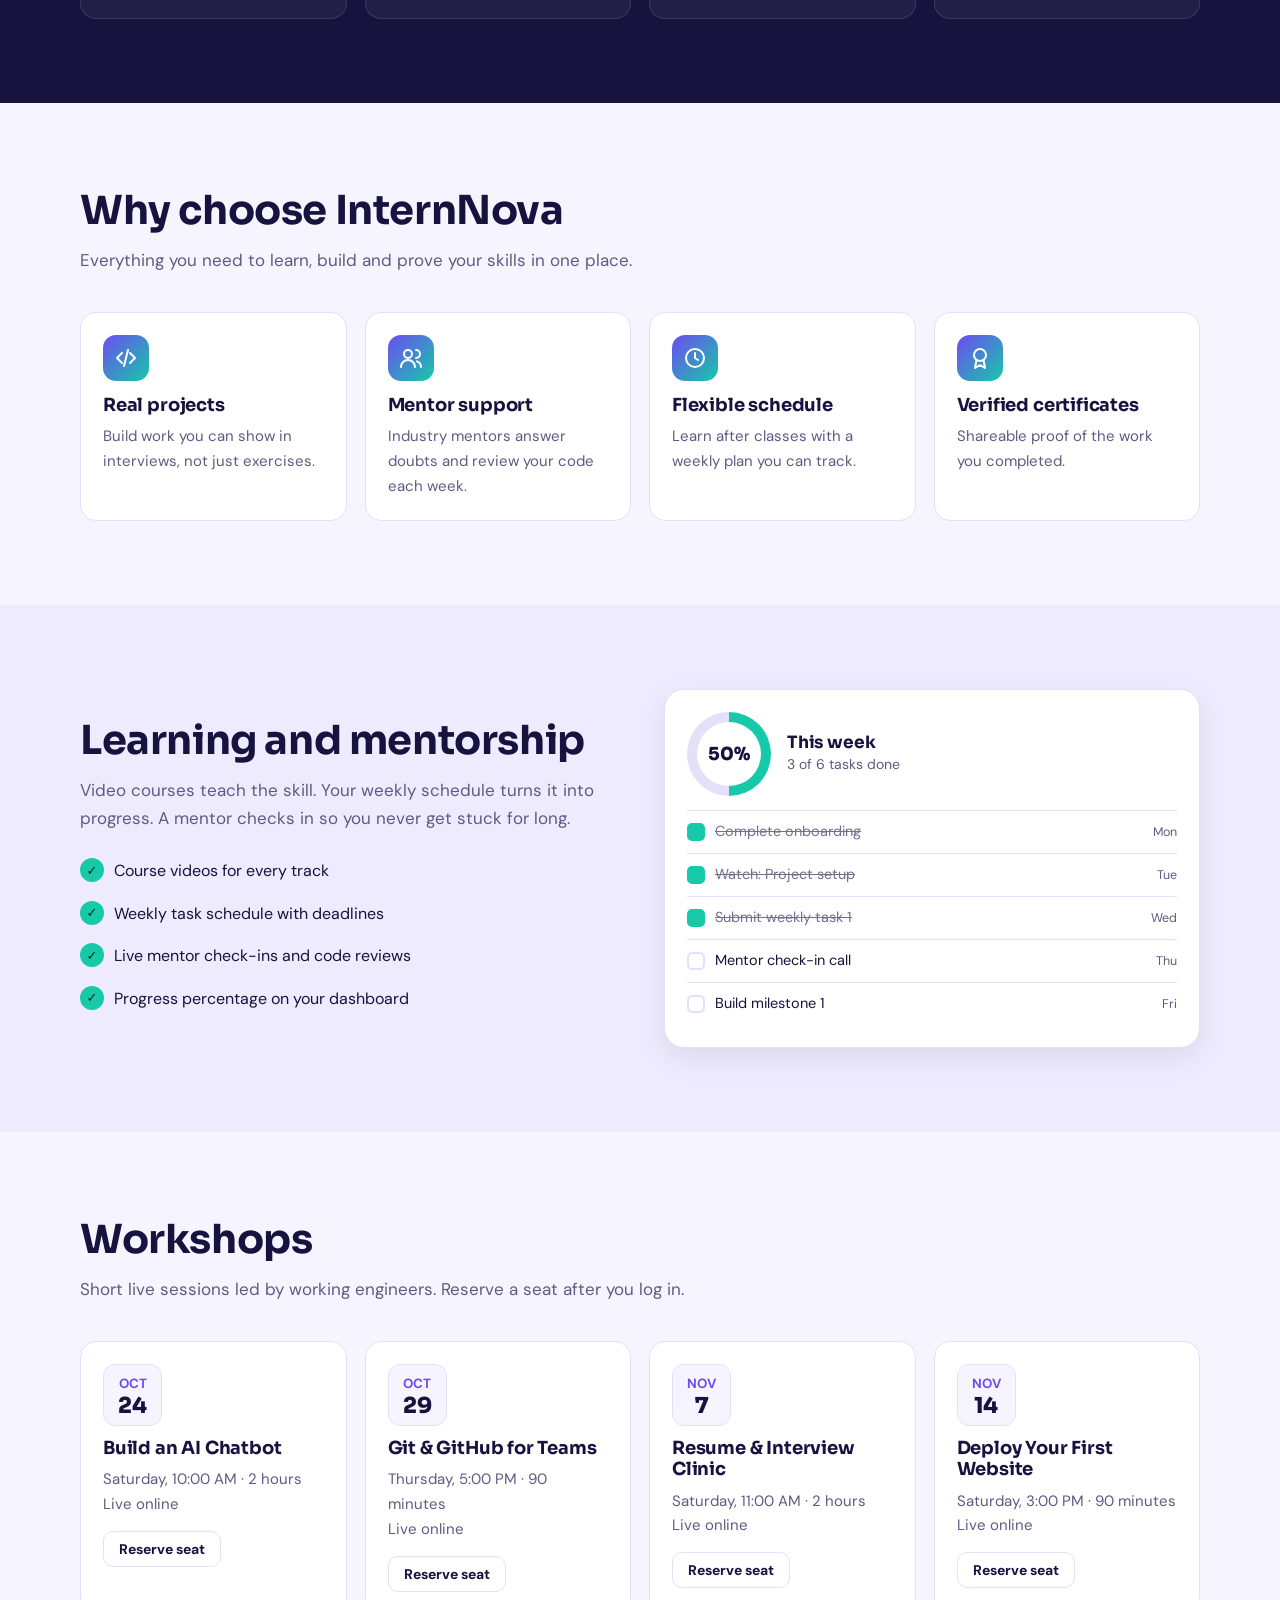
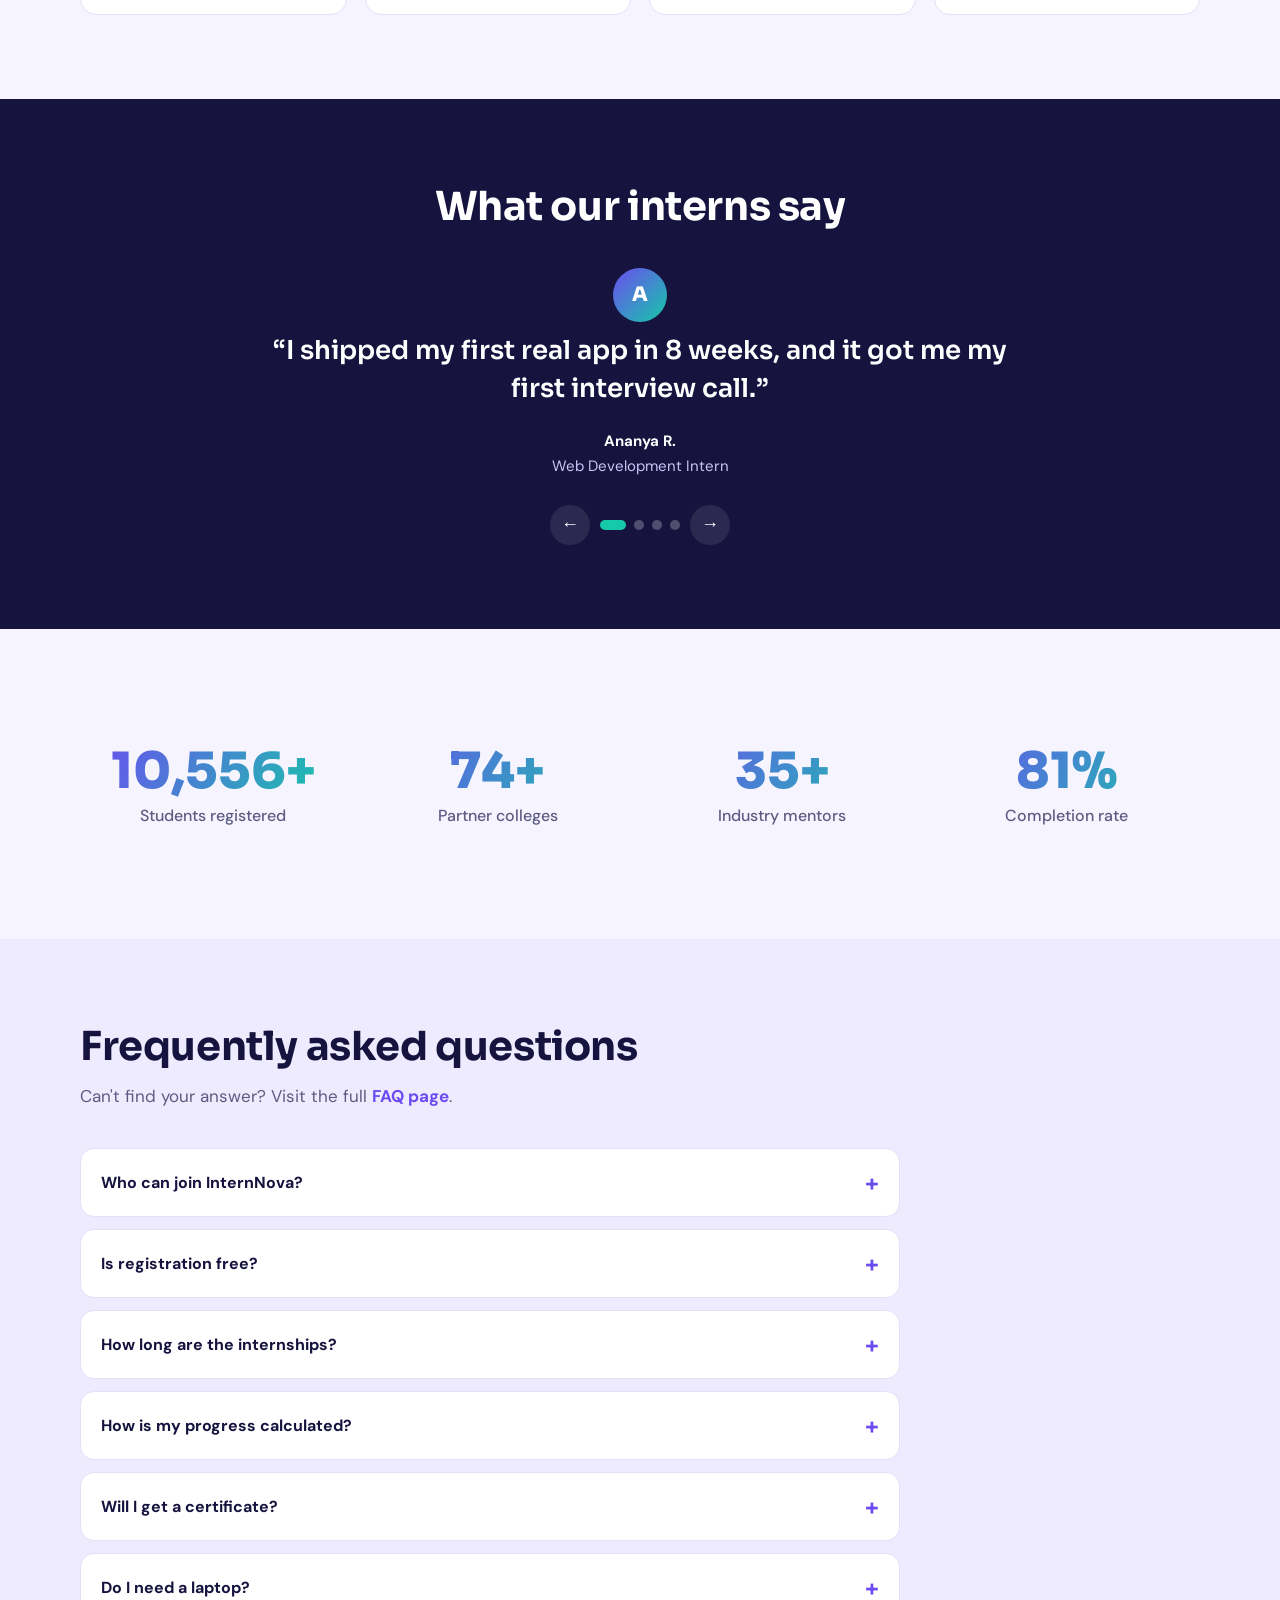
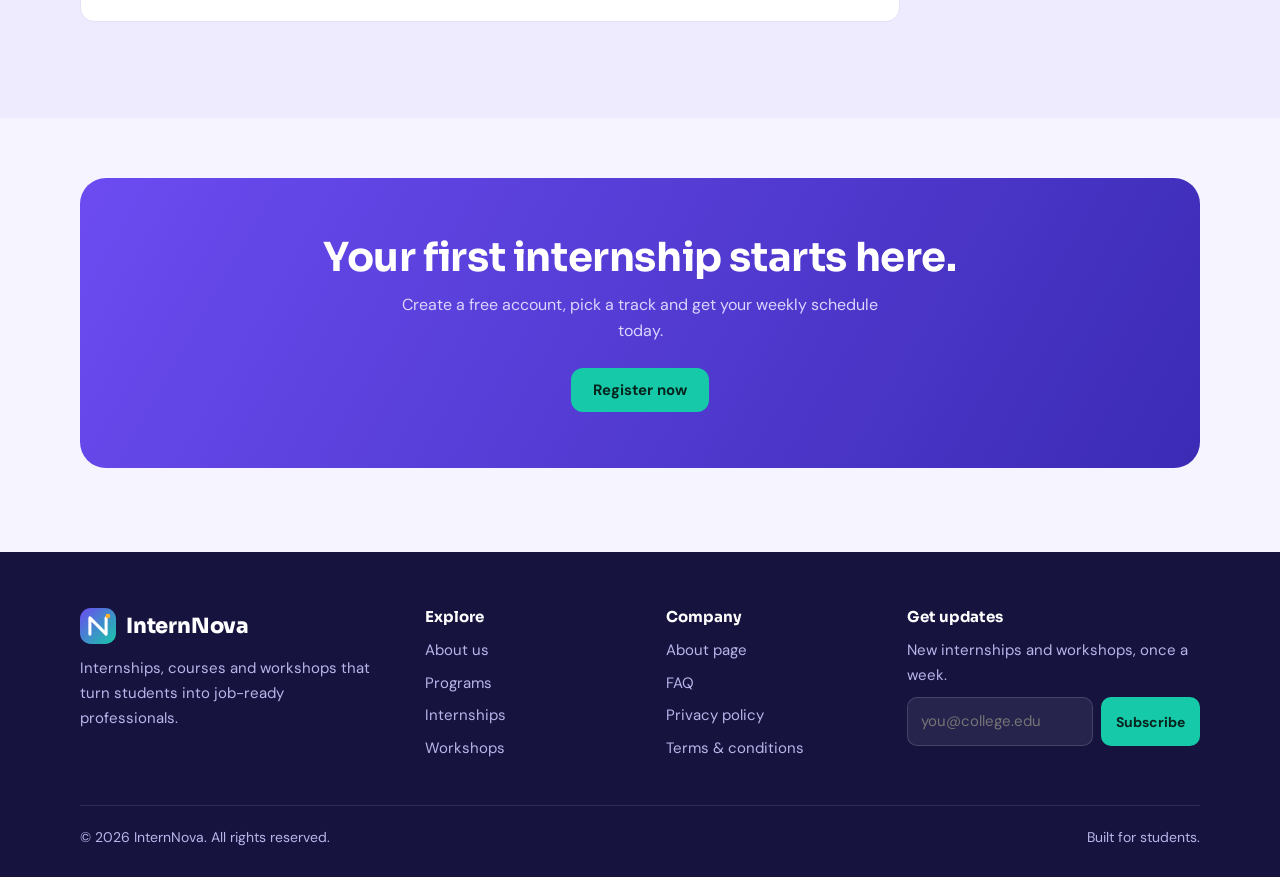
<file: internnova/dashboard.html>
<!DOCTYPE html>
<html lang="en">
<head>
<meta charset="utf-8">
<meta name="viewport" content="width=device-width, initial-scale=1">
<title>Dashboard – InternNova</title>
<link rel="preconnect" href="https://fonts.googleapis.com"><link rel="preconnect" href="https://fonts.gstatic.com" crossorigin>
<link href="https://fonts.googleapis.com/css2?family=DM+Sans:wght@400;500;700&family=Sora:wght@600;700;800&display=swap" rel="stylesheet">
<link rel="stylesheet" href="css/style.css">
<link rel="stylesheet" href="css/dashboard.css">
</head>
<body class="app">
<svg width="0" height="0" style="position:absolute" aria-hidden="true"><defs>
<linearGradient id="lgG" x1="0" y1="0" x2="1" y2="1"><stop offset="0" stop-color="#6C4CF1"/><stop offset="1" stop-color="#16C9A8"/></linearGradient>
<symbol id="logo" viewBox="0 0 40 40"><rect width="40" height="40" rx="12" fill="url(#lgG)"/><path d="M11 29V11l18 18V11" fill="none" stroke="#fff" stroke-width="3.4" stroke-linecap="round" stroke-linejoin="round"/><circle cx="31" cy="9" r="2.6" fill="#FFB033"/></symbol>
</defs></svg>

<div class="shell">
  <!-- LEFT: company logo + menu -->
  <aside class="side">
    <a class="brand" href="index.html" aria-label="InternNova"><svg><use href="#logo"/></svg>InternNova</a>
    <nav id="menu" aria-label="Dashboard"></nav>
    <div class="sidebox"><small>Overall progress</small><b id="sidePct">0%</b><div class="bar"><i id="sideBar"></i></div></div>
  </aside>

  <div class="mainCol">
    <!-- RIGHT: profile + logout -->
    <header class="top">
      <h1 id="pageTitle">Home</h1>
      <div class="prof">
        <button class="pbtn" id="profBtn" aria-haspopup="true" aria-expanded="false"><span class="av" id="avTop"></span><span class="pn"><b id="nameTop"></b><small id="domTop"></small></span></button>
        <button class="btn ghost sm" id="logoutTop">Logout</button>
        <div class="ppanel" id="profPanel" hidden>
          <div class="av big" id="avBig"></div>
          <h3 id="pName"></h3>
          <dl id="pList"></dl>
          <button class="btn block" id="logoutPanel">Logout</button>
        </div>
      </div>
    </header>
    <main class="content" id="view" tabindex="-1"></main>
  </div>
</div>

<div class="modalBg" id="modal" hidden><div class="modal" role="dialog" aria-modal="true" aria-labelledby="mTitle"><button class="x" id="mClose" aria-label="Close">&times;</button><div id="mBody"></div></div></div>

<script src="js/data.js"></script>
<script src="js/auth.js"></script>
<script src="js/dashboard.js"></script>
</body>
</html>
</file>
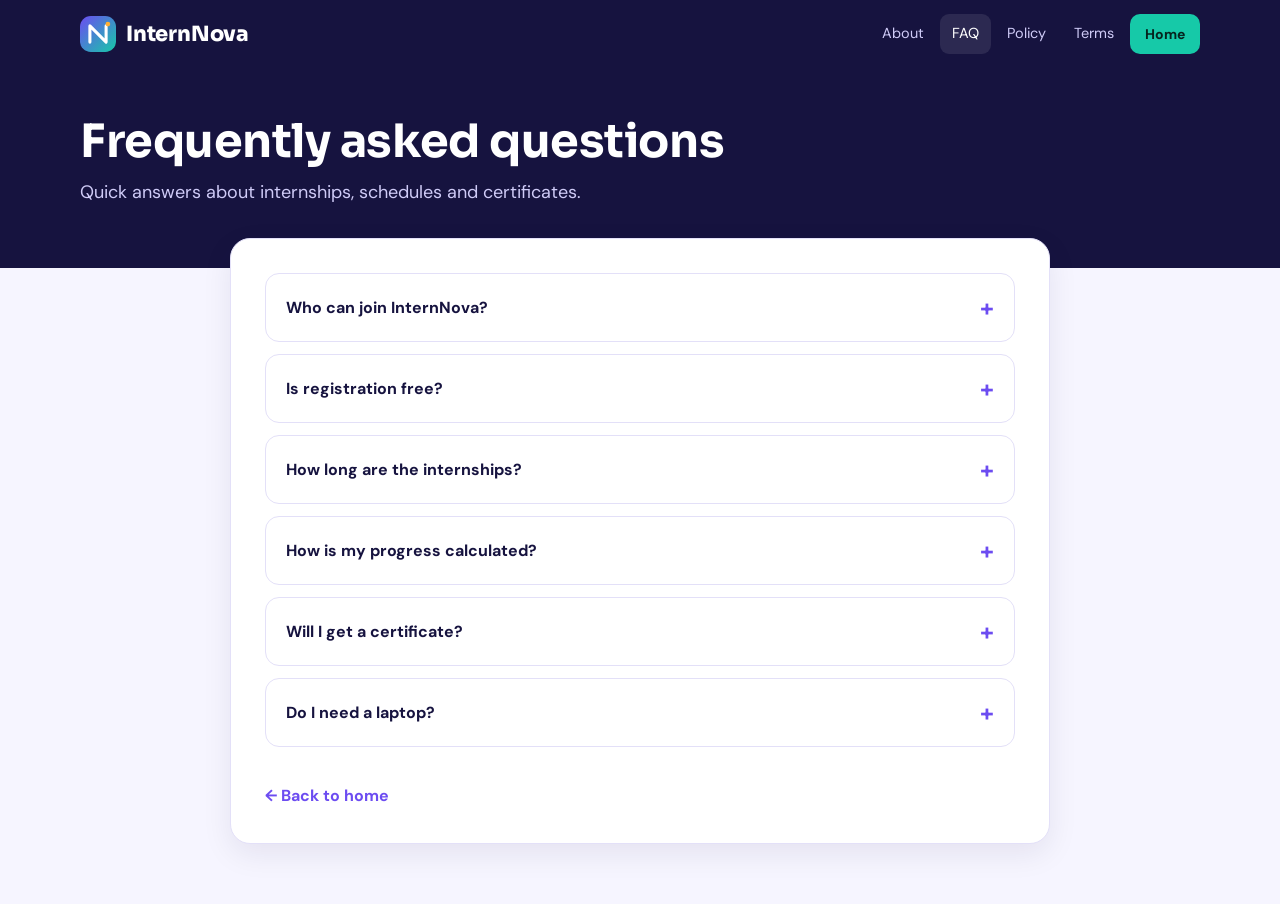
<file: internnova/faq.html>
<!DOCTYPE html>
<html lang="en">
<head>
<meta charset="utf-8">
<meta name="viewport" content="width=device-width, initial-scale=1">
<title>Frequently asked questions – InternNova</title>
<link rel="preconnect" href="https://fonts.googleapis.com"><link rel="preconnect" href="https://fonts.gstatic.com" crossorigin>
<link href="https://fonts.googleapis.com/css2?family=DM+Sans:wght@400;500;700&family=Sora:wght@600;700;800&display=swap" rel="stylesheet">
<link rel="stylesheet" href="css/style.css">
<link rel="stylesheet" href="css/pages.css">
</head>
<body>
<svg width="0" height="0" style="position:absolute" aria-hidden="true"><defs><linearGradient id="lgG" x1="0" y1="0" x2="1" y2="1"><stop offset="0" stop-color="#6C4CF1"/><stop offset="1" stop-color="#16C9A8"/></linearGradient><symbol id="logo" viewBox="0 0 40 40"><rect width="40" height="40" rx="12" fill="url(#lgG)"/><path d="M11 29V11l18 18V11" fill="none" stroke="#fff" stroke-width="3.4" stroke-linecap="round" stroke-linejoin="round"/><circle cx="31" cy="9" r="2.6" fill="#FFB033"/></symbol></defs></svg>
<header class="ptop"><div class="wrap">
<a class="brand" href="index.html"><svg><use href="#logo"/></svg>InternNova</a>
<nav aria-label="Company pages"><a href="about.html">About</a><a href="faq.html" class="on">FAQ</a><a href="policy.html">Policy</a><a href="terms.html">Terms</a><a class="go btn mint sm" id="goBtn" href="index.html">Home</a></nav>
</div></header>
<section class="phero"><div class="wrap"><h1>Frequently asked questions</h1><p>Quick answers about internships, schedules and certificates.</p></div></section>
<main class="doc"><div class="box">
<div class="faq" id="faqPage" style="max-width:none"></div>
<a class="back" id="backLink" href="index.html">&larr; Back to home</a>
</div></main>
<script src="js/auth.js"></script>
<script src="js/data.js"></script>
<script src="js/pages.js"></script>
</body>
</html>
</file>
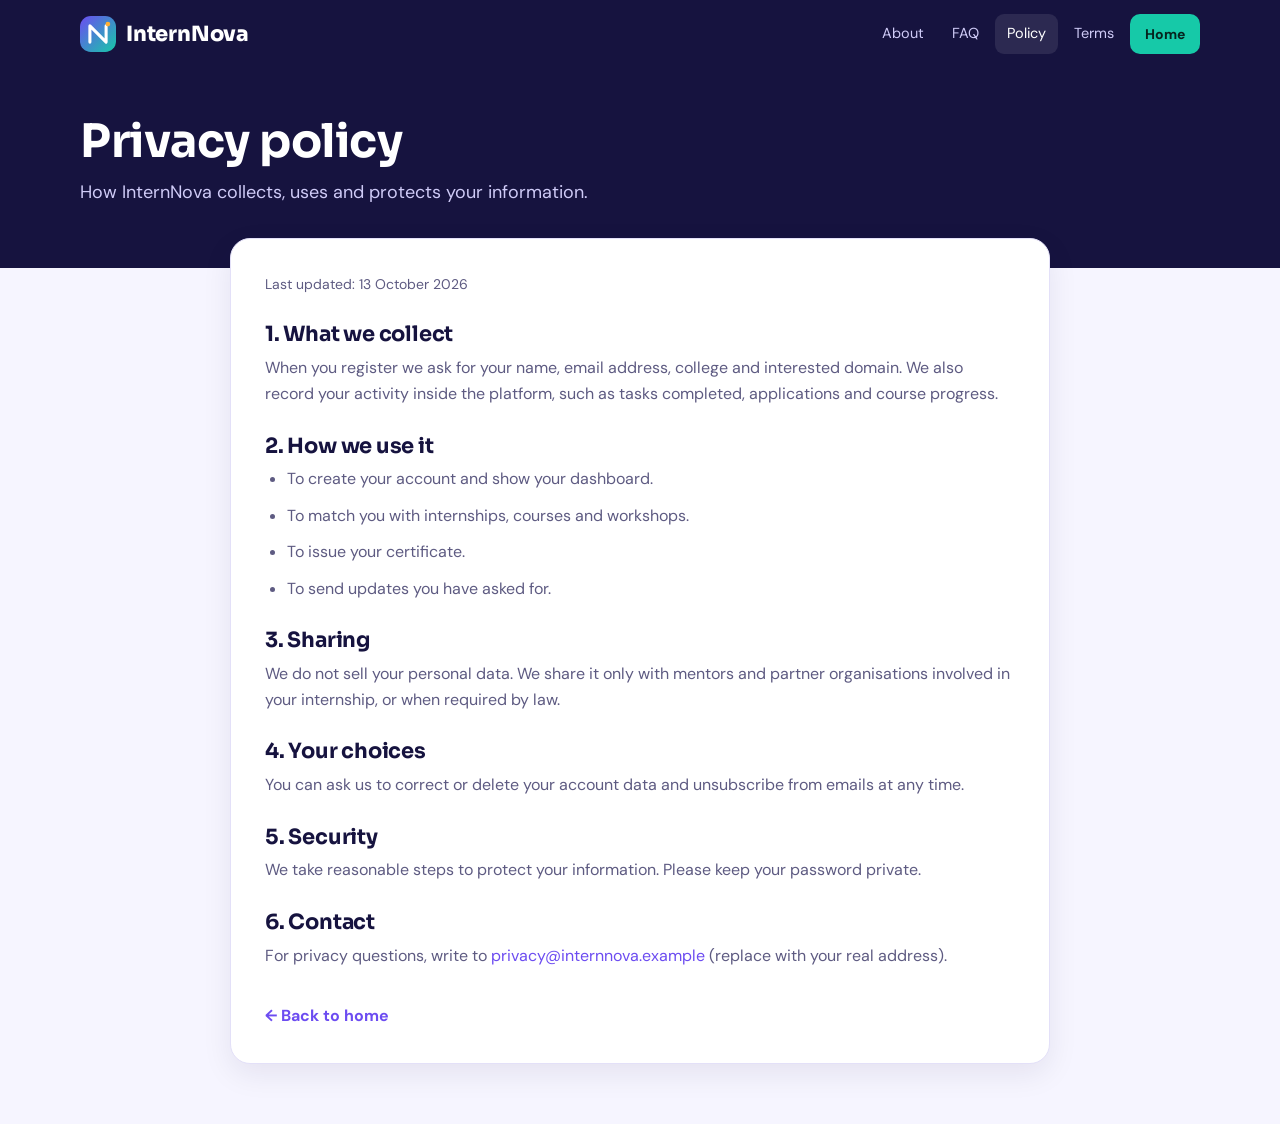
<file: internnova/policy.html>
<!DOCTYPE html>
<html lang="en">
<head>
<meta charset="utf-8">
<meta name="viewport" content="width=device-width, initial-scale=1">
<title>Privacy policy – InternNova</title>
<link rel="preconnect" href="https://fonts.googleapis.com"><link rel="preconnect" href="https://fonts.gstatic.com" crossorigin>
<link href="https://fonts.googleapis.com/css2?family=DM+Sans:wght@400;500;700&family=Sora:wght@600;700;800&display=swap" rel="stylesheet">
<link rel="stylesheet" href="css/style.css">
<link rel="stylesheet" href="css/pages.css">
</head>
<body>
<svg width="0" height="0" style="position:absolute" aria-hidden="true"><defs><linearGradient id="lgG" x1="0" y1="0" x2="1" y2="1"><stop offset="0" stop-color="#6C4CF1"/><stop offset="1" stop-color="#16C9A8"/></linearGradient><symbol id="logo" viewBox="0 0 40 40"><rect width="40" height="40" rx="12" fill="url(#lgG)"/><path d="M11 29V11l18 18V11" fill="none" stroke="#fff" stroke-width="3.4" stroke-linecap="round" stroke-linejoin="round"/><circle cx="31" cy="9" r="2.6" fill="#FFB033"/></symbol></defs></svg>
<header class="ptop"><div class="wrap">
<a class="brand" href="index.html"><svg><use href="#logo"/></svg>InternNova</a>
<nav aria-label="Company pages"><a href="about.html">About</a><a href="faq.html">FAQ</a><a href="policy.html" class="on">Policy</a><a href="terms.html">Terms</a><a class="go btn mint sm" id="goBtn" href="index.html">Home</a></nav>
</div></header>
<section class="phero"><div class="wrap"><h1>Privacy policy</h1><p>How InternNova collects, uses and protects your information.</p></div></section>
<main class="doc"><div class="box">
<p class="updated">Last updated: 13 October 2026</p>
<h2>1. What we collect</h2><p>When you register we ask for your name, email address, college and interested domain. We also record your activity inside the platform, such as tasks completed, applications and course progress.</p>
<h2>2. How we use it</h2><ul><li>To create your account and show your dashboard.</li><li>To match you with internships, courses and workshops.</li><li>To issue your certificate.</li><li>To send updates you have asked for.</li></ul>
<h2>3. Sharing</h2><p>We do not sell your personal data. We share it only with mentors and partner organisations involved in your internship, or when required by law.</p>
<h2>4. Your choices</h2><p>You can ask us to correct or delete your account data and unsubscribe from emails at any time.</p>
<h2>5. Security</h2><p>We take reasonable steps to protect your information. Please keep your password private.</p>
<h2>6. Contact</h2><p>For privacy questions, write to <a href="mailto:privacy@internnova.example" style="color:var(--vio)">privacy@internnova.example</a> (replace with your real address).</p>
<a class="back" id="backLink" href="index.html">&larr; Back to home</a>
</div></main>
<script src="js/auth.js"></script>
<script src="js/data.js"></script>
<script src="js/pages.js"></script>
</body>
</html>
</file>
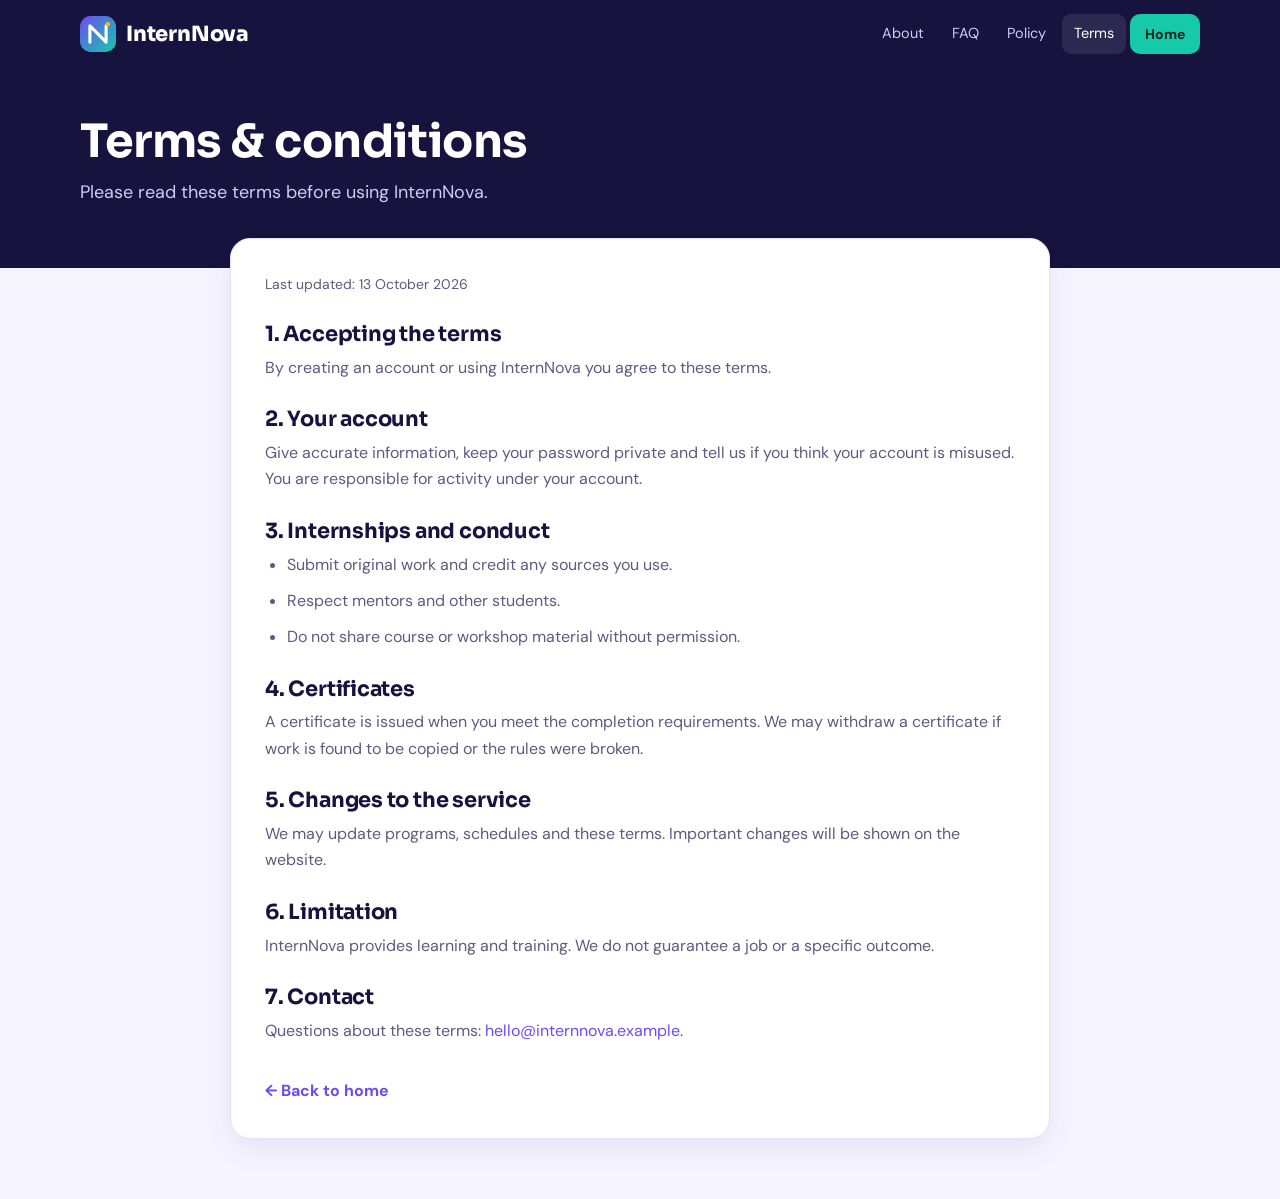
<file: internnova/terms.html>
<!DOCTYPE html>
<html lang="en">
<head>
<meta charset="utf-8">
<meta name="viewport" content="width=device-width, initial-scale=1">
<title>Terms &amp; conditions – InternNova</title>
<link rel="preconnect" href="https://fonts.googleapis.com"><link rel="preconnect" href="https://fonts.gstatic.com" crossorigin>
<link href="https://fonts.googleapis.com/css2?family=DM+Sans:wght@400;500;700&family=Sora:wght@600;700;800&display=swap" rel="stylesheet">
<link rel="stylesheet" href="css/style.css">
<link rel="stylesheet" href="css/pages.css">
</head>
<body>
<svg width="0" height="0" style="position:absolute" aria-hidden="true"><defs><linearGradient id="lgG" x1="0" y1="0" x2="1" y2="1"><stop offset="0" stop-color="#6C4CF1"/><stop offset="1" stop-color="#16C9A8"/></linearGradient><symbol id="logo" viewBox="0 0 40 40"><rect width="40" height="40" rx="12" fill="url(#lgG)"/><path d="M11 29V11l18 18V11" fill="none" stroke="#fff" stroke-width="3.4" stroke-linecap="round" stroke-linejoin="round"/><circle cx="31" cy="9" r="2.6" fill="#FFB033"/></symbol></defs></svg>
<header class="ptop"><div class="wrap">
<a class="brand" href="index.html"><svg><use href="#logo"/></svg>InternNova</a>
<nav aria-label="Company pages"><a href="about.html">About</a><a href="faq.html">FAQ</a><a href="policy.html">Policy</a><a href="terms.html" class="on">Terms</a><a class="go btn mint sm" id="goBtn" href="index.html">Home</a></nav>
</div></header>
<section class="phero"><div class="wrap"><h1>Terms &amp; conditions</h1><p>Please read these terms before using InternNova.</p></div></section>
<main class="doc"><div class="box">
<p class="updated">Last updated: 13 October 2026</p>
<h2>1. Accepting the terms</h2><p>By creating an account or using InternNova you agree to these terms.</p>
<h2>2. Your account</h2><p>Give accurate information, keep your password private and tell us if you think your account is misused. You are responsible for activity under your account.</p>
<h2>3. Internships and conduct</h2><ul><li>Submit original work and credit any sources you use.</li><li>Respect mentors and other students.</li><li>Do not share course or workshop material without permission.</li></ul>
<h2>4. Certificates</h2><p>A certificate is issued when you meet the completion requirements. We may withdraw a certificate if work is found to be copied or the rules were broken.</p>
<h2>5. Changes to the service</h2><p>We may update programs, schedules and these terms. Important changes will be shown on the website.</p>
<h2>6. Limitation</h2><p>InternNova provides learning and training. We do not guarantee a job or a specific outcome.</p>
<h2>7. Contact</h2><p>Questions about these terms: <a href="mailto:hello@internnova.example" style="color:var(--vio)">hello@internnova.example</a>.</p>
<a class="back" id="backLink" href="index.html">&larr; Back to home</a>
</div></main>
<script src="js/auth.js"></script>
<script src="js/data.js"></script>
<script src="js/pages.js"></script>
</body>
</html>
</file>
<file: internnova/css/style.css>
/* InternNova – shared base + landing page styles */
:root{--bg:#F6F5FF;--card:#fff;--ink:#16133F;--mute:#5E5B82;--line:#E3E0F8;--vio:#6C4CF1;--vio2:#3B2BB5;--mint:#16C9A8;--amb:#FFB033;--dark:#16133F;--rose:#D6336C;--r:16px;--sh:0 10px 30px rgba(22,19,63,.08)}
@media(prefers-color-scheme:dark){:root{--bg:#0F0D2B;--card:#1B1847;--ink:#F1EFFF;--mute:#ABA7D8;--line:#2E2A6B;--dark:#0A0820;--sh:0 10px 30px rgba(0,0,0,.4)}}
*{box-sizing:border-box;margin:0;padding:0}
html{scroll-behavior:smooth;scroll-padding-top:76px}
body{background:var(--bg);color:var(--ink);font:16px/1.65 'DM Sans',system-ui,-apple-system,Segoe UI,Roboto,sans-serif;-webkit-font-smoothing:antialiased}
h1,h2,h3,h4,.brand{font-family:'Sora','DM Sans',system-ui,sans-serif;line-height:1.18;letter-spacing:-.01em}
a{color:inherit;text-decoration:none}img,svg{max-width:100%}
.wrap{width:100%;max-width:1160px;margin:0 auto;padding:0 20px}
:focus-visible{outline:3px solid var(--amb);outline-offset:2px;border-radius:6px}
.brand{display:flex;align-items:center;gap:10px;font-weight:800;font-size:21px}
.brand svg{width:36px;height:36px;flex:none}
/* buttons */
.btn{display:inline-flex;align-items:center;justify-content:center;gap:8px;border:0;border-radius:12px;padding:12px 22px;font:700 15px 'DM Sans',sans-serif;cursor:pointer;background:var(--vio);color:#fff;transition:transform .15s,box-shadow .15s,background .15s}
.btn:hover{transform:translateY(-2px);box-shadow:0 8px 20px rgba(108,76,241,.35)}
.btn.mint{background:var(--mint);color:#06241E}.btn.mint:hover{box-shadow:0 8px 20px rgba(22,201,168,.35)}
.btn.ghost{background:transparent;color:var(--ink);border:1.5px solid var(--line);box-shadow:none}.btn.ghost:hover{border-color:var(--vio)}
.btn.sm{padding:8px 15px;font-size:14px;border-radius:10px}.btn.block{width:100%}
.btn:disabled{opacity:.55;cursor:default;transform:none;box-shadow:none}
/* nav */
.nav{position:sticky;top:0;z-index:50;background:var(--dark);color:#fff}
.nav .wrap{display:flex;align-items:center;justify-content:space-between;height:68px;gap:16px}
.nav .links{display:flex;gap:6px}.nav .links a{padding:8px 12px;border-radius:9px;font-size:14.5px;font-weight:500;color:#CFCBF7}
.nav .links a:hover,.nav .links a.on{background:#ffffff18;color:#fff}
.nav .acts{display:flex;gap:8px;align-items:center}
.burger{display:none;background:none;border:0;color:#fff;cursor:pointer;padding:8px}.burger svg{width:26px;height:26px}
/* hero */
.hero{background:var(--dark);color:#fff;padding:64px 0 84px;position:relative;overflow:hidden}
.hero:before{content:"";position:absolute;width:560px;height:560px;right:-160px;top:-200px;background:radial-gradient(circle,rgba(108,76,241,.55),transparent 65%)}
.hero:after{content:"";position:absolute;width:420px;height:420px;left:-140px;bottom:-220px;background:radial-gradient(circle,rgba(22,201,168,.35),transparent 65%)}
.hero .wrap{position:relative;z-index:1;display:grid;grid-template-columns:1.1fr .9fr;gap:48px;align-items:center}
.hero h1{font-size:clamp(34px,5vw,58px);font-weight:800}
.hero .lead{color:#CFCBF7;font-size:18px;margin:18px 0 26px;max-width:540px}
.pills{display:flex;flex-wrap:wrap;gap:10px;margin-top:28px}.pills span{background:#ffffff14;border:1px solid #ffffff22;border-radius:99px;padding:6px 14px;font-size:14px;color:#E4E1FF}
.row{display:flex;gap:12px;flex-wrap:wrap;align-items:center}
/* auth card */
.auth{background:var(--card);color:var(--ink);border-radius:22px;padding:26px;box-shadow:0 30px 60px rgba(0,0,0,.35)}
.auth .brand{margin-bottom:14px}
.seg{display:grid;grid-template-columns:1fr 1fr;background:var(--bg);border-radius:12px;padding:4px;margin-bottom:14px}
.seg button{border:0;background:none;padding:9px;border-radius:9px;font:700 14px 'DM Sans',system-ui,sans-serif;color:var(--mute);cursor:pointer}.seg button.on{background:var(--card);color:var(--ink);box-shadow:var(--sh)}
.auth h2{font-size:22px}.auth .hint{color:var(--mute);font-size:14px;margin:4px 0 4px}
label{display:block;font-size:13px;font-weight:700;margin:11px 0 4px}
input,select,textarea{width:100%;padding:11px 13px;border-radius:10px;border:1.5px solid var(--line);background:var(--bg);color:var(--ink);font:inherit}
input:focus,select:focus,textarea:focus{border-color:var(--vio);outline:none;box-shadow:0 0 0 3px rgba(108,76,241,.2)}
.two{display:grid;grid-template-columns:1fr 1fr;gap:12px}
.msg{min-height:22px;font-size:14px;margin:8px 0;color:var(--rose)}.msg.ok{color:#0B8C74}
.link{color:var(--vio);font-weight:700;cursor:pointer;background:none;border:0;font:inherit;font-weight:700}
.sw{font-size:14px;color:var(--mute);text-align:center;margin-top:12px}
/* sections */
.s{padding:84px 0}.s.alt{background:color-mix(in srgb,var(--vio) 6%,var(--bg))}.s.dark{background:var(--dark);color:#fff}
.sh{max-width:680px;margin-bottom:38px}.sh h2{font-size:clamp(27px,3.6vw,40px);margin-bottom:12px}.sh p{color:var(--mute);font-size:17px}.dark .sh p{color:#C9C5F5}
.grid{display:grid;gap:18px}.g2{grid-template-columns:repeat(2,1fr)}.g3{grid-template-columns:repeat(3,1fr)}.g4{grid-template-columns:repeat(4,1fr)}
.card{background:var(--card);border:1px solid var(--line);border-radius:var(--r);padding:22px;transition:transform .2s,box-shadow .2s}
.card:hover{transform:translateY(-4px);box-shadow:var(--sh)}
.card h3{font-size:18px;margin-bottom:8px}.card p{color:var(--mute);font-size:15px}
.dark .card{background:#ffffff0d;border-color:#ffffff1c;color:#fff}.dark .card p{color:#C9C5F5}
.chip{display:inline-block;font:700 12px 'DM Sans',system-ui,sans-serif;padding:4px 11px;border-radius:99px;background:color-mix(in srgb,var(--vio) 15%,transparent);color:var(--vio);margin:0 6px 8px 0}
.chip.m{background:color-mix(in srgb,var(--mint) 20%,transparent);color:#0B8C74}.chip.a{background:color-mix(in srgb,var(--amb) 28%,transparent);color:#9A6200}
.dark .chip{background:#ffffff18;color:#E4E1FF}
.ico{width:46px;height:46px;border-radius:13px;display:grid;place-items:center;background:linear-gradient(135deg,var(--vio),var(--mint));color:#fff;margin-bottom:14px}.ico svg{width:24px;height:24px}
.steps{counter-reset:s;display:grid;grid-template-columns:repeat(4,1fr);gap:18px;margin-top:34px}
.steps div{counter-increment:s;position:relative;padding-top:46px}.steps div:before{content:counter(s);position:absolute;top:0;left:0;width:36px;height:36px;border-radius:50%;background:var(--vio);color:#fff;display:grid;place-items:center;font:800 15px Sora,system-ui,sans-serif}
.steps h4{font-size:17px}.steps p{color:var(--mute);font-size:14.5px}
/* programs */
.plan.pop{border:2px solid var(--vio);position:relative}.plan.pop:before{content:"Most popular";position:absolute;top:-13px;right:18px;background:var(--amb);color:#3A2600;font:700 12px 'DM Sans',system-ui,sans-serif;padding:3px 12px;border-radius:99px}
.plan ul{list-style:none;margin:14px 0 20px}.plan li{padding:5px 0 5px 26px;position:relative;font-size:15px;color:var(--mute)}.plan li:before{content:"✓";position:absolute;left:0;color:var(--mint);font-weight:800}
.plan .wk{font:800 34px Sora,system-ui,sans-serif}.plan .wk small{font:500 15px 'DM Sans',system-ui,sans-serif;color:var(--mute)}
/* domains */
.filters{display:flex;gap:8px;flex-wrap:wrap;margin-bottom:24px}
.filters button{border:1.5px solid #ffffff30;background:none;color:#E4E1FF;padding:8px 16px;border-radius:99px;font:700 14px 'DM Sans',system-ui,sans-serif;cursor:pointer}.filters button.on{background:var(--mint);border-color:var(--mint);color:#06241E}
.intern h3{font-size:17px}.intern .meta{font-size:13.5px;color:#C9C5F5;margin:6px 0 10px}.intern .sk{margin:10px 0 16px}
/* learning */
.split{display:grid;grid-template-columns:1fr 1fr;gap:48px;align-items:center}
.ticks{list-style:none;margin-top:18px}.ticks li{padding:8px 0 8px 34px;position:relative}.ticks li:before{content:"✓";position:absolute;left:0;top:8px;width:24px;height:24px;border-radius:50%;background:var(--mint);color:#06241E;display:grid;place-items:center;font-weight:800;font-size:13px}
.mock{background:var(--card);border:1px solid var(--line);border-radius:20px;padding:22px;box-shadow:var(--sh)}
.mock .top{display:flex;align-items:center;gap:16px;margin-bottom:14px}
.ring{--p:0;width:84px;height:84px;border-radius:50%;background:conic-gradient(var(--mint) calc(var(--p)*1%),var(--line) 0);display:grid;place-items:center;flex:none}.ring div{width:64px;height:64px;border-radius:50%;background:var(--card);display:grid;place-items:center;font:800 18px Sora,system-ui,sans-serif}
.mock .t{display:flex;gap:10px;align-items:center;padding:9px 0;border-top:1px solid var(--line);font-size:14.5px}.mock .t i{width:18px;height:18px;border-radius:5px;border:2px solid var(--line);flex:none}.mock .t.d i{background:var(--mint);border-color:var(--mint)}.mock .t.d span{text-decoration:line-through;opacity:.6}.mock .t em{margin-left:auto;font-style:normal;color:var(--mute);font-size:12.5px}
/* workshops */
.ws .date{display:inline-grid;text-align:center;background:var(--bg);border-radius:12px;padding:8px 14px;margin-bottom:12px;border:1px solid var(--line)}.ws .date b{font:800 22px Sora,system-ui,sans-serif;line-height:1}.ws .date small{font-weight:700;color:var(--vio)}
.ws p.m{margin:6px 0 14px}
/* testimonials */
.slider{position:relative;overflow:hidden}.track{display:flex;transition:transform .5s ease}.slide{min-width:100%;padding:0 4px}
.quote{max-width:760px;margin:0 auto;text-align:center}.quote p{font:600 clamp(19px,2.6vw,26px)/1.45 Sora,system-ui,sans-serif;margin-bottom:22px}.quote .who{color:#C9C5F5;font-size:15px}.quote .av{width:54px;height:54px;border-radius:50%;margin:0 auto 10px;display:grid;place-items:center;background:linear-gradient(135deg,var(--vio),var(--mint));font:800 20px Sora,system-ui,sans-serif;color:#fff}
.ctl{display:flex;justify-content:center;gap:10px;align-items:center;margin-top:26px}.ctl button{background:#ffffff18;color:#fff;border:0;width:40px;height:40px;border-radius:50%;cursor:pointer;font-size:18px}.ctl button:hover{background:var(--vio)}
.dots{display:flex;gap:8px}.dots button{width:10px;height:10px;padding:0;border-radius:50%;background:#ffffff40}.dots button.on{background:var(--mint);width:26px;border-radius:8px}
/* stats */
.stats{display:grid;grid-template-columns:repeat(4,1fr);gap:18px;text-align:center}.stat{padding:26px 10px}.stat b{display:block;font:800 clamp(34px,5vw,50px) Sora,system-ui,sans-serif;background:linear-gradient(120deg,var(--vio),var(--mint));-webkit-background-clip:text;background-clip:text;color:transparent}.stat span{color:var(--mute);font-weight:500}
/* faq */
.faq{max-width:820px}.faq .q{background:var(--card);border:1px solid var(--line);border-radius:14px;margin-bottom:12px;overflow:hidden}
.faq button{width:100%;text-align:left;background:none;border:0;color:var(--ink);padding:18px 20px;font:700 16px 'DM Sans',system-ui,sans-serif;cursor:pointer;display:flex;justify-content:space-between;gap:12px;align-items:center}
.faq button:after{content:"+";font-size:24px;color:var(--vio);transition:transform .25s}.faq .q.open button:after{transform:rotate(45deg)}
.faq .a{max-height:0;overflow:hidden;transition:max-height .3s ease;padding:0 20px;color:var(--mute)}.faq .q.open .a{padding-bottom:18px}
/* cta */
.cta{background:linear-gradient(120deg,var(--vio),var(--vio2));color:#fff;border-radius:26px;padding:56px 28px;text-align:center;position:relative;overflow:hidden}
.cta h2{font-size:clamp(26px,4vw,40px);margin-bottom:10px}.cta p{color:#DAD6FF;max-width:520px;margin:0 auto 24px}
/* footer */
.foot{background:var(--dark);color:#B9B5EA;padding:56px 0 28px;font-size:15px}
.foot .cols{display:grid;grid-template-columns:1.5fr 1fr 1fr 1.4fr;gap:32px}.foot h4{color:#fff;font-size:15px;margin-bottom:12px}.foot ul{list-style:none}.foot li{margin:8px 0}.foot a:hover{color:#fff}
.foot form{display:flex;gap:8px}.foot input{background:#ffffff12;border-color:#ffffff25;color:#fff}
.foot .bar{border-top:1px solid #ffffff1c;margin-top:36px;padding-top:20px;display:flex;justify-content:space-between;flex-wrap:wrap;gap:10px;font-size:14px}
/* toast + reveal */
.toast{position:fixed;left:50%;bottom:calc(24px + env(safe-area-inset-bottom,0px));transform:translate(-50%,30px);background:var(--ink);color:var(--bg);padding:12px 20px;border-radius:12px;font-weight:600;opacity:0;pointer-events:none;transition:.3s;z-index:200;max-width:90%;text-align:center}.toast.on{opacity:1;transform:translate(-50%,0)}
.rv{opacity:0;transform:translateY(22px);transition:opacity .6s,transform .6s}.rv.in{opacity:1;transform:none}
@media(prefers-reduced-motion:reduce){*{transition:none!important;animation:none!important;scroll-behavior:auto!important}.rv{opacity:1;transform:none}}
/* responsive */
@media(max-width:980px){.g4{grid-template-columns:repeat(2,1fr)}.g3{grid-template-columns:repeat(2,1fr)}.steps{grid-template-columns:repeat(2,1fr)}.hero .wrap,.split{grid-template-columns:1fr}.foot .cols{grid-template-columns:1fr 1fr}}
@media(max-width:820px){.burger{display:block}.nav .links{display:none;position:absolute;top:68px;left:0;right:0;background:var(--dark);flex-direction:column;padding:10px 20px 18px;border-top:1px solid #ffffff1c}.nav .links.open{display:flex}.nav .acts .btn.ghost{display:none}}
@media(max-width:640px){.s{padding:58px 0}.g2,.g3,.g4,.steps,.two,.stats{grid-template-columns:1fr}.stats{grid-template-columns:1fr 1fr}.foot .cols{grid-template-columns:1fr}.hero{padding:44px 0 60px}}
</file>
<file: internnova/css/pages.css>
/* InternNova – About, FAQ, Policy, Terms pages */
.ptop{background:var(--dark);color:#fff}.ptop .wrap{display:flex;align-items:center;justify-content:space-between;height:68px;gap:12px}.ptop .brand{color:#fff}
.ptop nav{display:flex;gap:4px;flex-wrap:wrap}.ptop nav a{padding:8px 12px;border-radius:9px;font-size:14.5px;color:#CFCBF7}.ptop nav a:hover,.ptop nav a.on{background:#ffffff18;color:#fff}
.phero{background:var(--dark);color:#fff;padding:46px 0 60px}.phero h1{font-size:clamp(30px,4.5vw,46px)}.phero p{color:#CFCBF7;margin-top:10px;max-width:620px;font-size:18px}
.doc{max-width:820px;margin:-30px auto 60px;position:relative}.doc .box{background:var(--card);border:1px solid var(--line);border-radius:20px;padding:34px;box-shadow:var(--sh)}
.doc h2{font-size:21px;margin:26px 0 8px}.doc h2:first-child{margin-top:0}.doc p,.doc li{color:var(--mute);margin-bottom:10px}.doc ul{margin:0 0 10px 22px}.doc .updated{font-size:14px;color:var(--mute);margin-bottom:16px}
.back{display:inline-block;margin-top:24px;color:var(--vio);font-weight:700}
@media(max-width:700px){.doc .box{padding:22px}.ptop nav a:not(.on):not(.go){display:none}}
</file>
<file: internnova/css/dashboard.css>
/* InternNova – dashboard (second page) */
.shell{display:grid;grid-template-columns:250px 1fr;min-height:100vh}
.side{background:var(--dark);color:#fff;padding:22px 16px;position:sticky;top:0;height:100vh;display:flex;flex-direction:column;gap:6px}
.side .brand{padding:0 8px 20px;color:#fff}
.side nav{display:flex;flex-direction:column;gap:6px}
.side nav button{border:0;background:none;color:#CFCBF7;text-align:left;padding:12px 14px;border-radius:12px;font:500 15.5px 'DM Sans',system-ui,sans-serif;cursor:pointer;display:flex;gap:10px;align-items:center}
.side nav button:hover{background:#ffffff14}.side nav button.on{background:var(--vio);color:#fff;font-weight:700}
.sidebox{margin-top:auto;background:#ffffff10;border-radius:14px;padding:14px}.sidebox small{color:#B9B5EA}.sidebox b{display:block;font:800 26px Sora,system-ui,sans-serif}
.bar{height:8px;border-radius:8px;background:var(--line);overflow:hidden;margin-top:8px}.bar i{display:block;height:100%;background:var(--mint);border-radius:8px;transition:width .5s}.sidebox .bar{background:#ffffff22}
.mainCol{min-width:0}
.top{position:sticky;top:0;z-index:30;display:flex;justify-content:space-between;align-items:center;gap:12px;padding:14px 28px;background:var(--card);border-bottom:1px solid var(--line)}
.top h1{font-size:22px}
.prof{display:flex;align-items:center;gap:12px;position:relative}
.pbtn{display:flex;align-items:center;gap:10px;background:none;border:1.5px solid var(--line);border-radius:99px;padding:4px 14px 4px 4px;cursor:pointer;color:var(--ink);text-align:left}
.pbtn:hover{border-color:var(--vio)}.pn{line-height:1.2}.pn small{display:block;color:var(--mute);font-size:12.5px}
.av{width:38px;height:38px;border-radius:50%;display:grid;place-items:center;background:linear-gradient(135deg,var(--vio),var(--mint));color:#fff;font:800 16px Sora,system-ui,sans-serif;flex:none}.av.big{width:72px;height:72px;font-size:28px;margin:0 auto 10px}
.ppanel{position:absolute;right:0;top:56px;width:310px;background:var(--card);border:1px solid var(--line);border-radius:18px;padding:22px;box-shadow:0 20px 50px rgba(0,0,0,.25);text-align:center}
.ppanel h3{margin-bottom:10px}.ppanel dl{text-align:left;margin:8px 0 16px}.ppanel dt{font-size:12.5px;color:var(--mute);margin-top:8px}.ppanel dd{font-weight:600;word-break:break-word}
.content{padding:28px;max-width:1040px;outline:none}
.content h2{font-size:26px;margin-bottom:6px}.lead{color:var(--mute);margin-bottom:20px}
.tabs{display:flex;gap:8px;flex-wrap:wrap;margin:6px 0 22px}.tabs button{border:1.5px solid var(--line);background:var(--card);color:var(--ink);padding:9px 18px;border-radius:99px;font:700 14px 'DM Sans',system-ui,sans-serif;cursor:pointer}.tabs button.on{background:var(--ink);color:var(--bg);border-color:var(--ink)}
.kpis{display:grid;grid-template-columns:1.4fr repeat(3,1fr);gap:16px;margin-bottom:18px}
.kpi{background:var(--card);border:1px solid var(--line);border-radius:var(--r);padding:18px}.kpi b{display:block;font:800 30px Sora,system-ui,sans-serif}.kpi span{color:var(--mute);font-size:14px}
.kpi.big{display:flex;align-items:center;gap:16px;background:linear-gradient(135deg,var(--vio),var(--vio2));color:#fff;border:0}.kpi.big span{color:#DAD6FF}.kpi.big .ring{width:92px;height:92px;background:conic-gradient(var(--mint) calc(var(--p)*1%),#ffffff30 0)}.kpi.big .ring div{width:70px;height:70px;background:var(--vio2);color:#fff}
.cols{display:grid;grid-template-columns:1.25fr 1fr;gap:18px;align-items:start}.stack{display:grid;gap:18px}
.panel{background:var(--card);border:1px solid var(--line);border-radius:var(--r);padding:20px}.panel h3{font-size:18px;margin-bottom:4px}.panel .sub{color:var(--mute);font-size:14px;margin-bottom:12px}
.task{display:flex;align-items:center;gap:12px;padding:11px 0;border-top:1px solid var(--line)}.task input{width:20px;height:20px;accent-color:var(--vio);flex:none}
.task label{margin:0;font-weight:500;font-size:15px;flex:1;cursor:pointer}.task.d label{text-decoration:line-through;opacity:.55}
.task em{font-style:normal;font-size:12.5px;color:var(--mute);background:var(--bg);padding:2px 10px;border-radius:99px}
.task .del{border:0;background:none;color:var(--mute);cursor:pointer;font-size:20px;line-height:1;padding:2px 6px;border-radius:6px}.task .del:hover{color:var(--rose)}
.addT{display:grid;grid-template-columns:1fr 100px auto;gap:8px;margin-top:14px}.addT input,.addT select{padding:9px 11px}
.empty{color:var(--mute);padding:14px 0;font-size:15px}
.grid2{display:grid;grid-template-columns:repeat(2,1fr);gap:16px}.grid3{display:grid;grid-template-columns:repeat(3,1fr);gap:16px}
.item{background:var(--card);border:1px solid var(--line);border-radius:var(--r);padding:18px;display:flex;flex-direction:column}.item h3{font-size:17px;margin-bottom:6px}.item p{color:var(--mute);font-size:14.5px;margin-bottom:12px}.item .btn{margin-top:auto;align-self:flex-start}
.item .meta{font-size:13px;color:var(--mute);margin-bottom:8px}
.play{aspect-ratio:16/8;border-radius:12px;background:linear-gradient(135deg,var(--vio2),var(--mint));display:grid;place-items:center;color:#fff;font-size:30px;margin-bottom:12px}
.status{display:inline-block;font:700 12px 'DM Sans',system-ui,sans-serif;padding:3px 11px;border-radius:99px;background:color-mix(in srgb,var(--mint) 22%,transparent);color:#0B8C74;margin-bottom:8px;align-self:flex-start}
.note{background:color-mix(in srgb,var(--amb) 20%,transparent);color:#7A4E00;border-radius:10px;padding:8px 12px;font-size:13.5px;margin-bottom:12px}
.plan{white-space:pre-line;background:var(--bg);border-radius:12px;padding:14px;margin-top:14px;font-size:14.5px}
.cert{border:4px double var(--vio);border-radius:18px;padding:34px 20px;text-align:center;margin-top:18px;background:var(--card)}.cert h2{font-size:30px;margin:10px 0}.cert .brand{justify-content:center}
.locked{opacity:.6}.chk li{margin:6px 0 6px 20px}
.link-card{display:flex;align-items:center;justify-content:space-between;gap:14px;text-decoration:none;color:inherit;transition:.2s}.link-card:hover{border-color:var(--vio);transform:translateY(-3px)}.link-card span{color:var(--vio);font-weight:700}
.modalBg{position:fixed;inset:0;background:rgba(10,8,32,.65);z-index:100;display:grid;place-items:center;padding:16px}.modalBg[hidden]{display:none}
.modal{background:var(--card);border-radius:20px;padding:26px;width:100%;max-width:480px;max-height:90vh;overflow:auto;position:relative}.modal .x{position:absolute;right:14px;top:10px;border:0;background:none;color:var(--mute);font-size:28px;cursor:pointer}
.lesson{display:flex;gap:12px;align-items:center;padding:10px 0;border-top:1px solid var(--line)}.lesson input{width:20px;height:20px;accent-color:var(--vio)}.lesson label{margin:0;font-weight:500;flex:1;cursor:pointer}
.row2{display:flex;gap:10px;flex-wrap:wrap}
@media print{body *{visibility:hidden}#certBox,#certBox *{visibility:visible}#certBox{position:absolute;left:0;top:0;width:100%}}
@media(max-width:980px){.kpis{grid-template-columns:1fr 1fr}.kpi.big{grid-column:1/-1}.cols{grid-template-columns:1fr}.grid3{grid-template-columns:repeat(2,1fr)}}
@media(max-width:820px){
  .shell{grid-template-columns:1fr}
  .side{position:fixed;top:auto;bottom:0;left:0;right:0;height:auto;z-index:60;flex-direction:row;padding:6px 8px calc(6px + env(safe-area-inset-bottom,0px));border-top:1px solid #ffffff22}
  .side .brand,.sidebox{display:none}.side nav{flex-direction:row;width:100%}.side nav button{flex:1;justify-content:center;padding:11px 4px;font-size:14px}
  .mainCol{padding-bottom:76px}.top{padding:10px 14px}.pn{display:none}.pbtn{padding:4px}.content{padding:18px 14px}.ppanel{right:0;width:min(310px,86vw)}
}
@media(max-width:600px){.grid2,.grid3{grid-template-columns:1fr}.addT{grid-template-columns:1fr 1fr}.addT input{grid-column:1/-1}.addT .btn{grid-column:1/-1}.kpis{grid-template-columns:1fr 1fr}.top h1{font-size:19px}}
</file>
